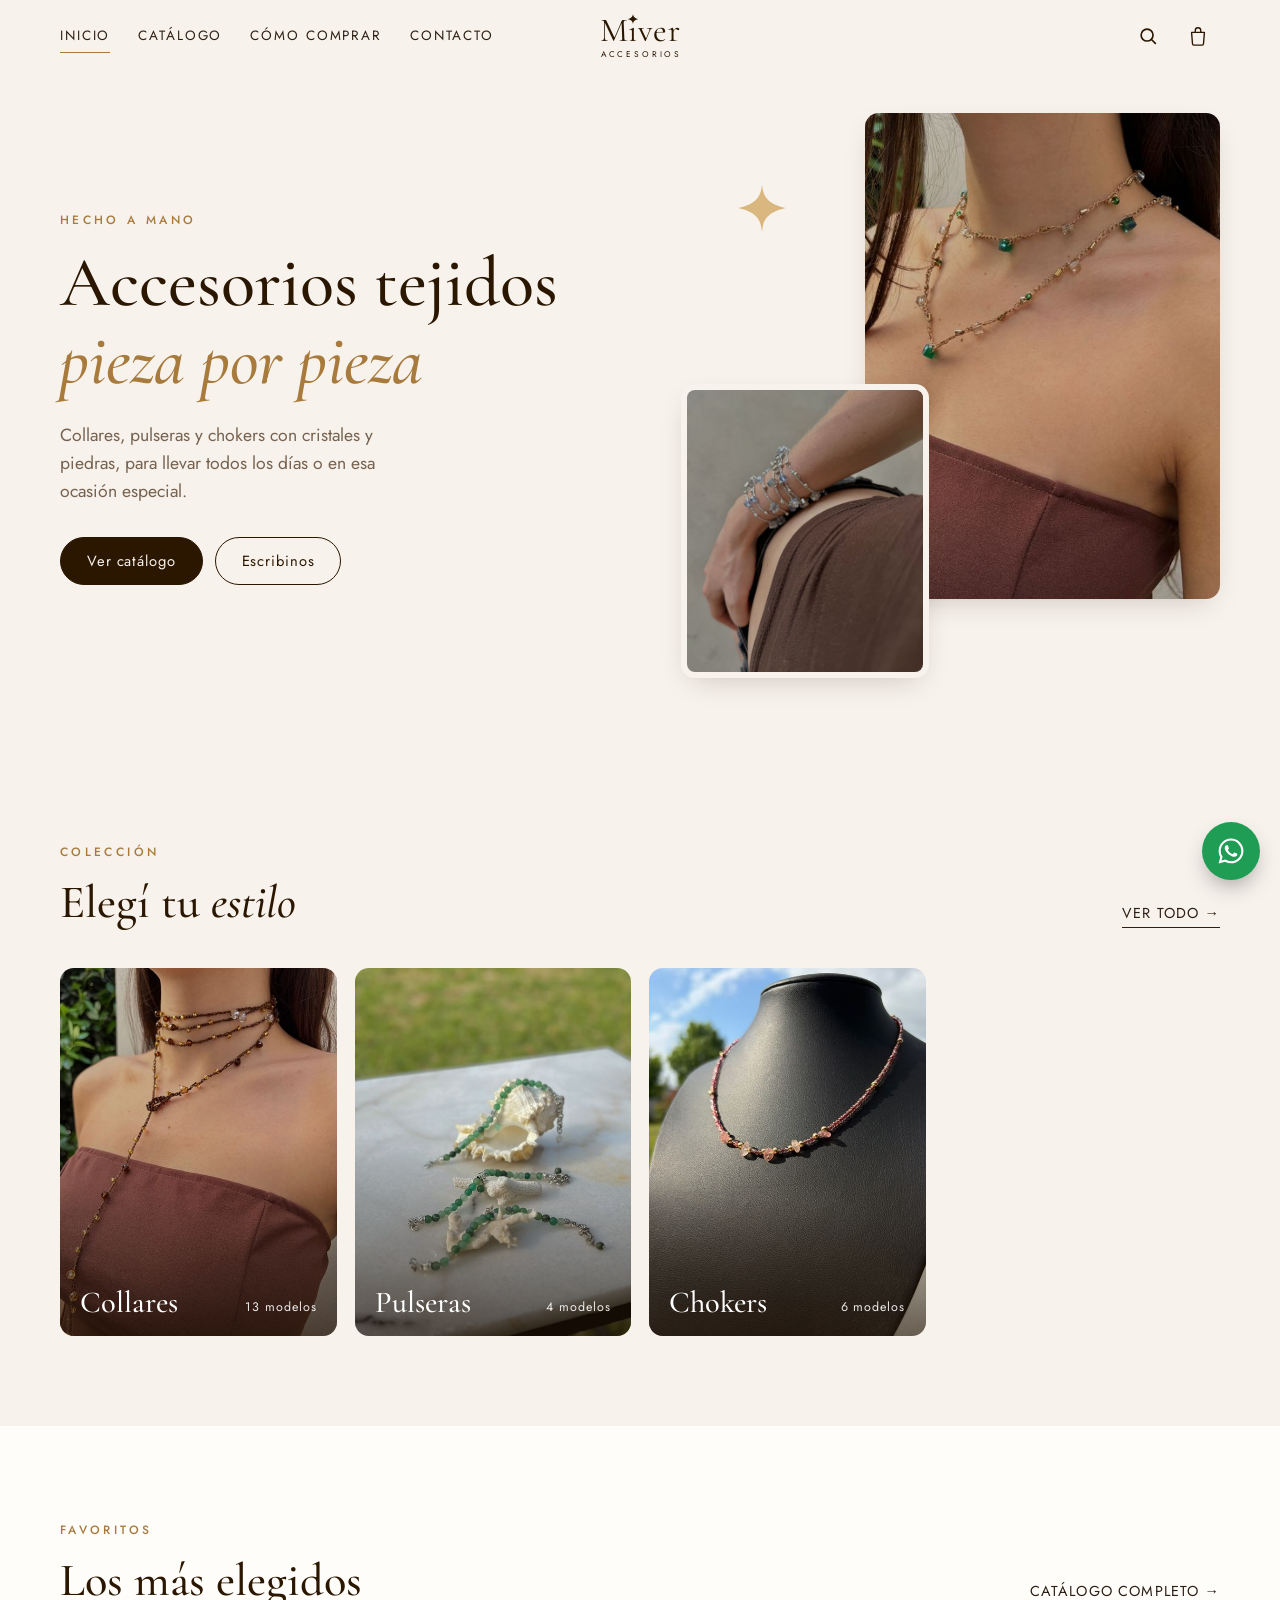
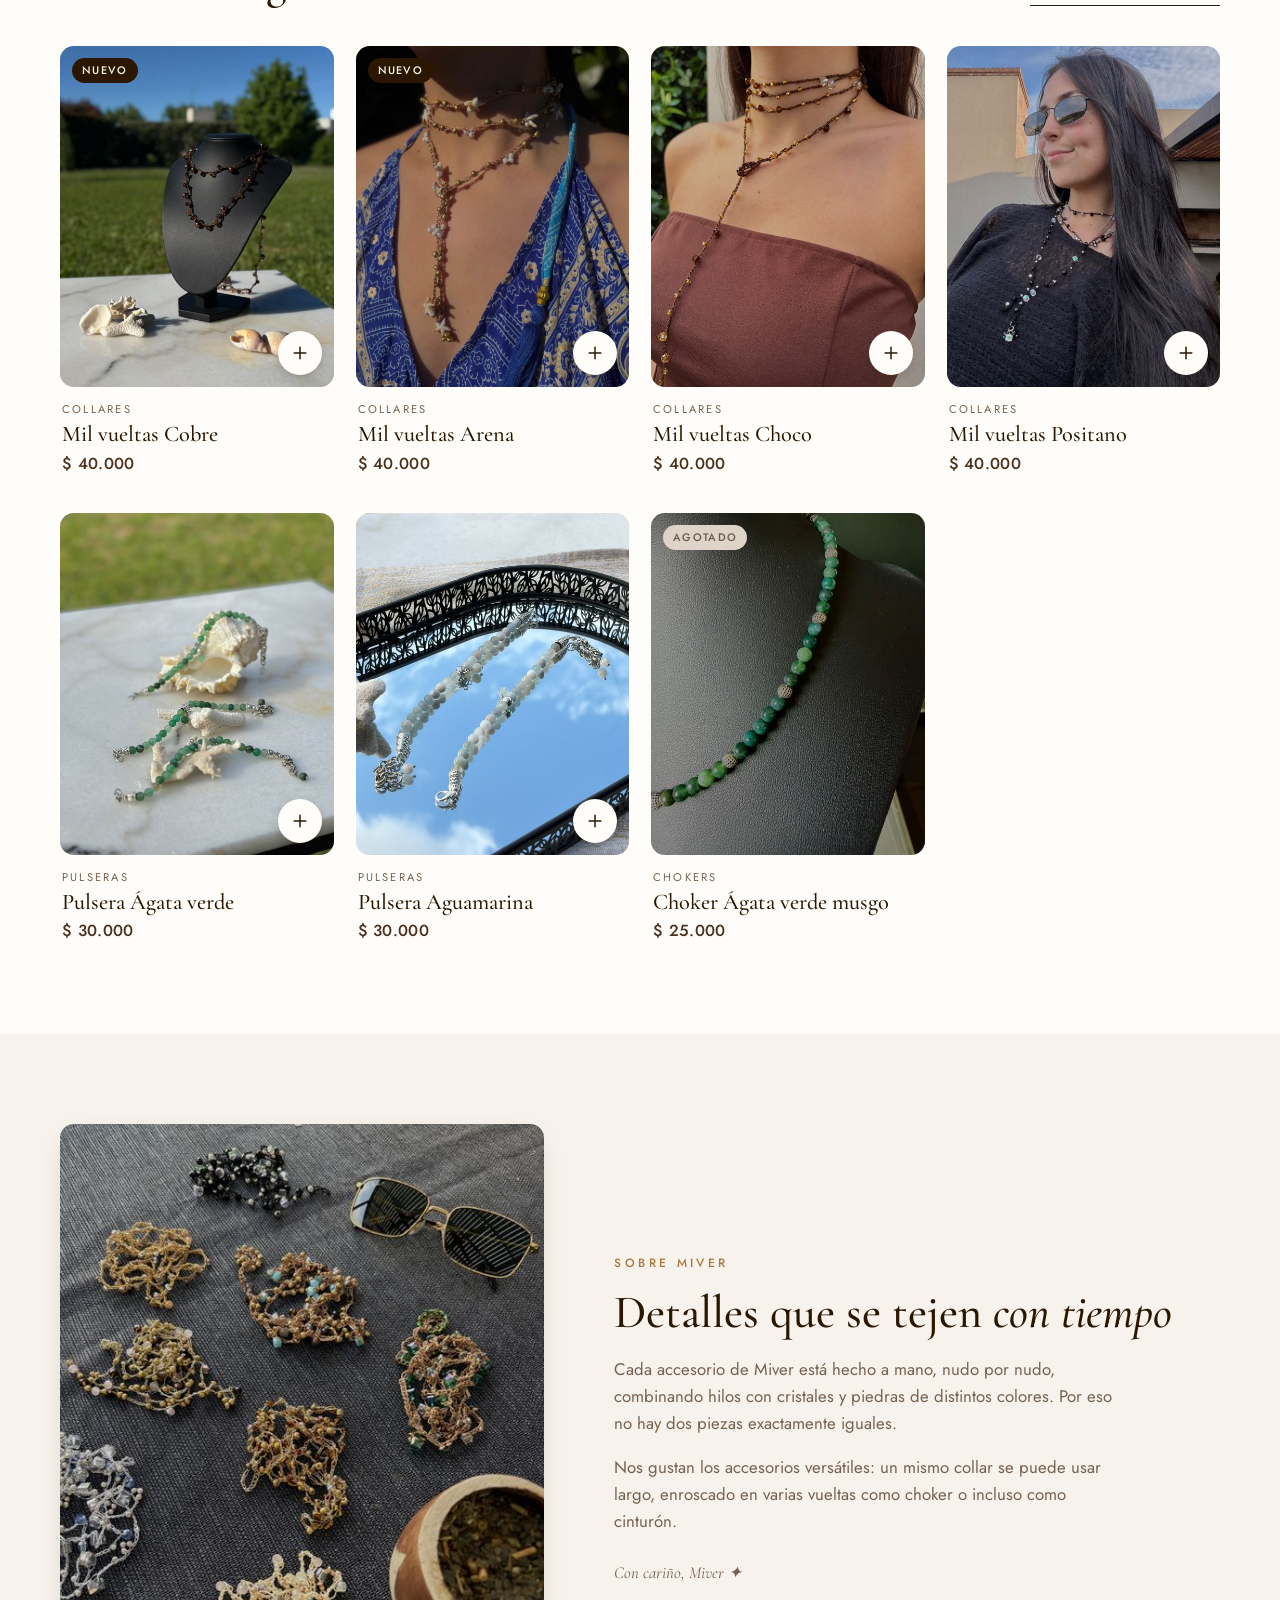
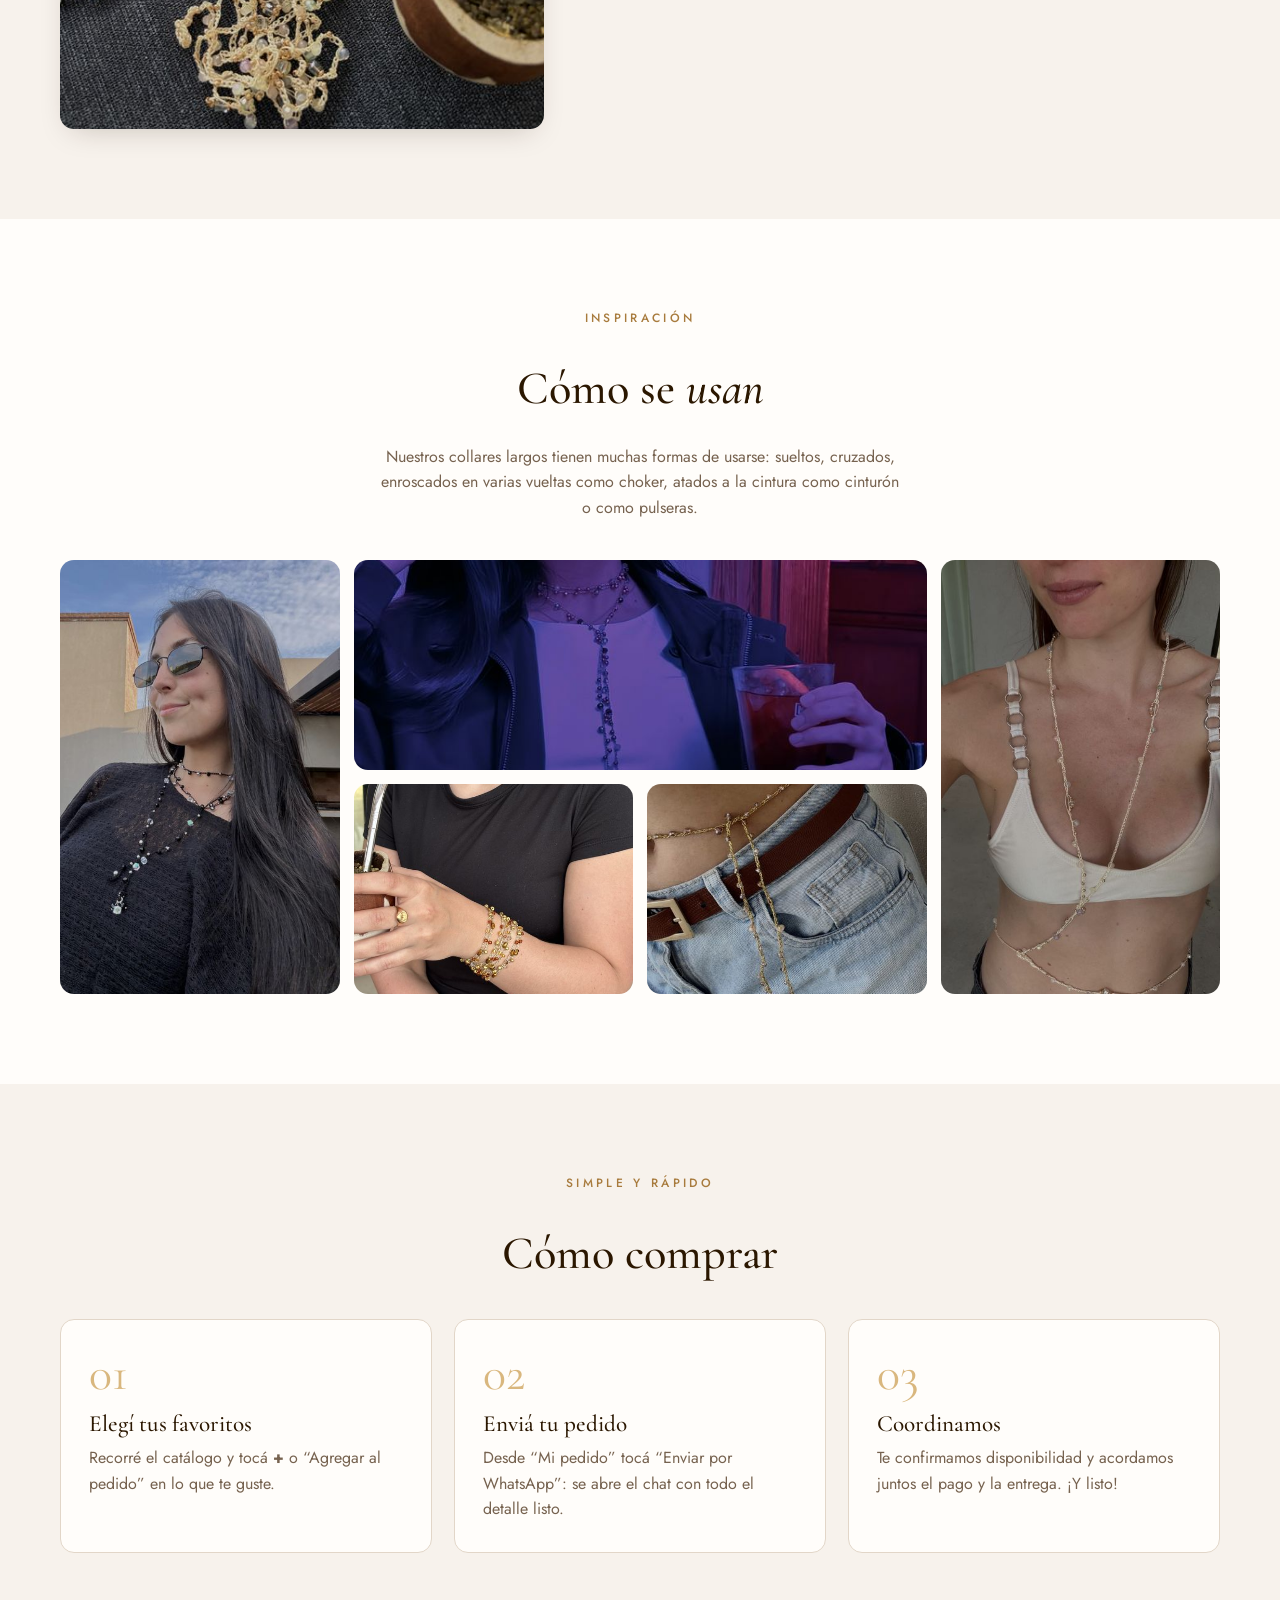
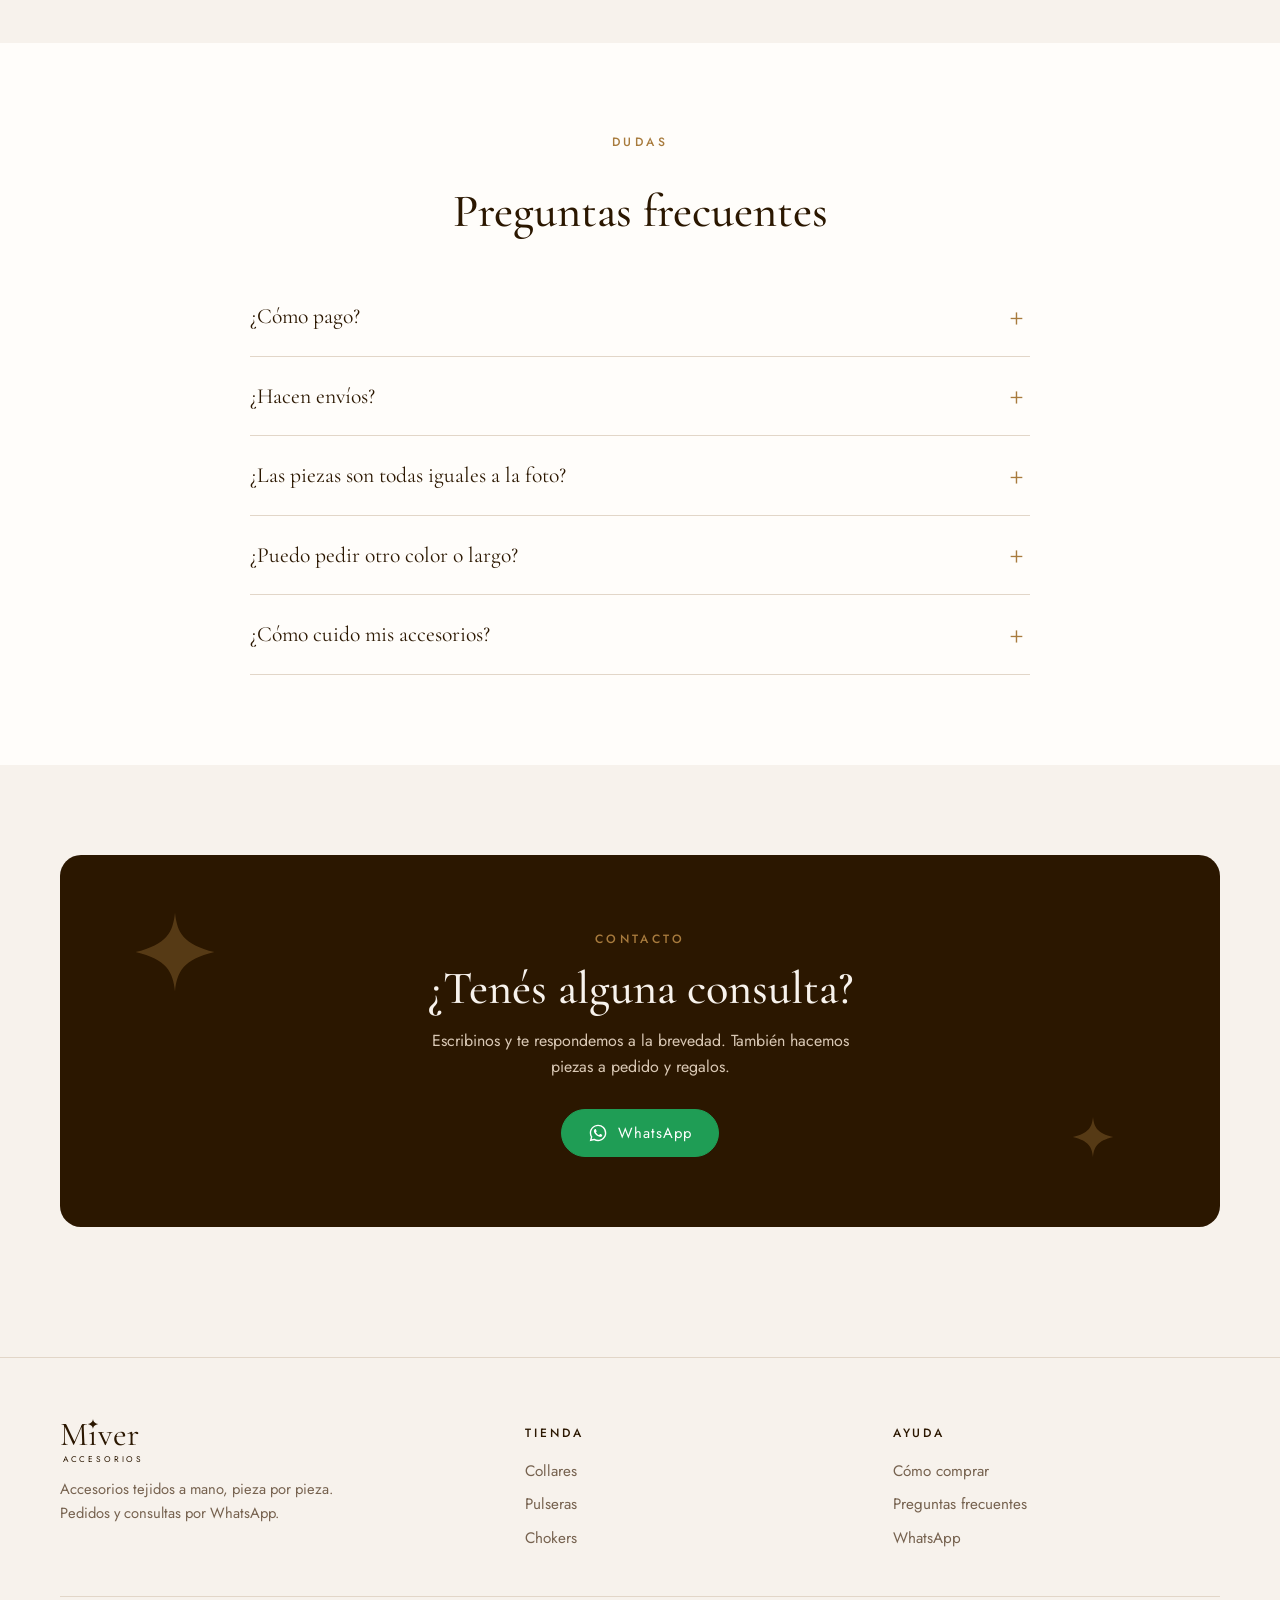
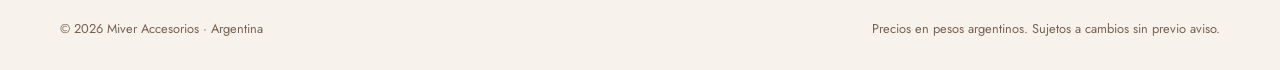
<file: index.html>
<!doctype html>
<html lang="es-AR">
<head>
  <meta charset="utf-8">
  <meta name="viewport" content="width=device-width, initial-scale=1">
  <title>Miver Accesorios · Collares y pulseras tejidos a mano</title>
  <meta name="description" content="Miver Accesorios: collares, pulseras y chokers tejidos a mano con cristales. Mirá el catálogo y hacé tu pedido por WhatsApp.">
  <meta name="theme-color" content="#f7f2ec">
  <meta property="og:type" content="website">
  <meta property="og:title" content="Miver Accesorios">
  <meta property="og:description" content="Collares, pulseras y chokers tejidos a mano. Pedidos por WhatsApp.">
  <meta property="og:site_name" content="Miver Accesorios">
  <meta property="og:locale" content="es_AR">
  <meta property="og:url" content="https://miver.com.ar/">
  <meta property="og:image" content="https://miver.com.ar/assets/img/compartir.jpg">
  <meta property="og:image:width" content="1200">
  <meta property="og:image:height" content="630">
  <meta property="og:image:alt" content="Collares y pulseras tejidos a mano de Miver Accesorios">
  <meta name="twitter:card" content="summary_large_image">
  <link rel="canonical" href="https://miver.com.ar/">
  <link rel="icon" href="favicon.svg" type="image/svg+xml">
  <script type="application/ld+json">
  {
    "@context": "https://schema.org",
    "@type": "OnlineStore",
    "name": "Miver Accesorios",
    "url": "https://miver.com.ar/",
    "logo": "https://miver.com.ar/favicon.svg",
    "image": "https://miver.com.ar/assets/img/compartir.jpg",
    "description": "Collares, pulseras y chokers tejidos a mano a crochet. Pedidos por WhatsApp.",
    "areaServed": "AR",
    "currenciesAccepted": "ARS",
    "contactPoint": { "@type": "ContactPoint", "contactType": "ventas", "telephone": "+54 9 341 271-2153", "availableLanguage": "es" }
  }
  </script>
  <link rel="preconnect" href="https://fonts.googleapis.com">
  <link rel="preconnect" href="https://fonts.gstatic.com" crossorigin>
  <link href="https://fonts.googleapis.com/css2?family=Cormorant+Garamond:ital,wght@0,400;0,500;0,600;1,400;1,500&family=Jost:wght@300;400;500;600&display=swap" rel="stylesheet">
  <link rel="stylesheet" href="css/estilos.css">
</head>
<body data-pagina="inicio">

  <main id="principal">

    <!-- ===== Portada ===== -->
    <section class="hero">
      <div class="contenedor hero__grilla">
        <div class="hero__texto">
          <span class="antetitulo">Hecho a mano</span>
          <h1>Accesorios tejidos <em>pieza por pieza</em></h1>
          <p>Collares, pulseras y chokers con cristales y piedras, para llevar todos los días o en esa ocasión especial.</p>
          <div class="hero__botones">
            <a class="btn" href="catalogo.html">Ver catálogo</a>
            <a class="btn btn--borde" href="#" data-wa="¡Hola Miver! Quería hacer una consulta.">Escribinos</a>
          </div>
        </div>
        <div class="hero__fotos">
          <img class="hero__foto-1" src="assets/img/esmeralda-2.jpg" srcset="assets/img/esmeralda-2-chica.jpg 700w, assets/img/esmeralda-2.jpg 1600w" sizes="(max-width: 860px) 66vw, 33vw" alt="Collar Esmeralda tejido con cristales verdes">
          <img class="hero__foto-2" src="assets/img/cielo-1-chica.jpg" alt="Collar Mil vueltas Jazmín usado como pulsera">
          <svg class="hero__destello" viewBox="0 0 24 24" fill="currentColor" aria-hidden="true"><path d="M12 1.5c.55 5.3 2.2 8.45 10.5 10.5C14.2 14.05 12.55 17.2 12 22.5 11.45 17.2 9.8 14.05 1.5 12 9.8 9.95 11.45 6.8 12 1.5Z"/></svg>
        </div>
      </div>
    </section>

    <!-- ===== Categorías ===== -->
    <section class="seccion">
      <div class="contenedor">
        <div class="seccion__encabezado">
          <div>
            <span class="antetitulo">Colección</span>
            <h2>Elegí tu <em>estilo</em></h2>
          </div>
          <a class="link-flecha" href="catalogo.html">Ver todo →</a>
        </div>
        <div class="categorias" id="categorias"></div>
      </div>
    </section>

    <!-- ===== Destacados ===== -->
    <section class="seccion seccion--alt">
      <div class="contenedor">
        <div class="seccion__encabezado">
          <div>
            <span class="antetitulo">Favoritos</span>
            <h2>Los más elegidos</h2>
          </div>
          <a class="link-flecha" href="catalogo.html">Catálogo completo →</a>
        </div>
        <div class="grilla-productos" id="destacados"></div>
      </div>
    </section>

    <!-- ===== Sobre la marca ===== -->
    <section class="seccion" id="nosotros">
      <div class="contenedor marca">
        <div class="marca__imagen aparece">
          <img src="assets/img/coleccion-flatlay.jpg" srcset="assets/img/coleccion-flatlay-chica.jpg 700w, assets/img/coleccion-flatlay.jpg 1600w" sizes="(max-width: 860px) 90vw, 40vw" alt="Colección de collares y pulseras Miver sobre una mesa" loading="lazy">
        </div>
        <div class="marca__texto aparece">
          <span class="antetitulo">Sobre Miver</span>
          <h2>Detalles que se tejen <em>con tiempo</em></h2>
          <p>Cada accesorio de Miver está hecho a mano, nudo por nudo, combinando hilos con cristales y piedras de distintos colores. Por eso no hay dos piezas exactamente iguales.</p>
          <p>Nos gustan los accesorios versátiles: un mismo collar se puede usar largo, enroscado en varias vueltas como choker o incluso como cinturón.</p>
          <p class="marca__firma">Con cariño, Miver ✦</p>
        </div>
      </div>
    </section>

    <!-- ===== Lookbook ===== -->
    <section class="seccion seccion--alt">
      <div class="contenedor">
        <div class="seccion__encabezado seccion__encabezado--centro">
          <span class="antetitulo">Inspiración</span>
          <h2>Cómo se <em>usan</em></h2>
          <p>Nuestros collares largos tienen muchas formas de usarse: sueltos, cruzados, enroscados en varias vueltas como choker, atados a la cintura como cinturón o como pulseras.</p>
        </div>
        <div class="lookbook">
          <figure class="alto aparece"><img src="assets/img/noche-2-chica.jpg" alt="Collar Mil vueltas usado largo con sweater negro" loading="lazy"></figure>
          <figure class="ancho aparece"><img src="assets/img/lookbook-noche-violeta-chica.jpg" alt="Collar largo con luz violeta" loading="lazy"></figure>
          <figure class="alto aparece"><img src="assets/img/marfil-3-chica.jpg" alt="Collar Mil vueltas usado como cadena de cuerpo" loading="lazy"></figure>
          <figure class="aparece"><img src="assets/img/ambar-3-chica.jpg" alt="Collar Mil vueltas usado como pulsera, con mate" loading="lazy"></figure>
          <figure class="aparece"><img src="assets/img/cinturon-dorado-1-chica.jpg" alt="Collar Mil vueltas usado como cinturón sobre jean" loading="lazy"></figure>
        </div>
      </div>
    </section>

    <!-- ===== Cómo comprar ===== -->
    <section class="seccion" id="como-comprar">
      <div class="contenedor">
        <div class="seccion__encabezado seccion__encabezado--centro">
          <span class="antetitulo">Simple y rápido</span>
          <h2>Cómo comprar</h2>
        </div>
        <ol class="pasos">
          <li class="paso aparece">
            <h3>Elegí tus favoritos</h3>
            <p>Recorré el catálogo y tocá <strong>+</strong> o “Agregar al pedido” en lo que te guste.</p>
          </li>
          <li class="paso aparece">
            <h3>Enviá tu pedido</h3>
            <p>Desde “Mi pedido” tocá “Enviar por WhatsApp”: se abre el chat con todo el detalle listo.</p>
          </li>
          <li class="paso aparece">
            <h3>Coordinamos</h3>
            <p>Te confirmamos disponibilidad y acordamos juntos el pago y la entrega. ¡Y listo!</p>
          </li>
        </ol>
      </div>
    </section>

    <!-- ===== Preguntas frecuentes ===== -->
    <section class="seccion seccion--alt" id="preguntas">
      <div class="contenedor">
        <div class="seccion__encabezado seccion__encabezado--centro">
          <span class="antetitulo">Dudas</span>
          <h2>Preguntas frecuentes</h2>
        </div>
        <div class="faq">
          <details>
            <summary>¿Cómo pago?</summary>
            <p data-config="mediosDePago">Transferencia bancaria o efectivo.</p>
          </details>
          <details>
            <summary>¿Hacen envíos?</summary>
            <p data-config="entregas">Coordinamos la entrega por WhatsApp: retiro, envío o punto de encuentro.</p>
          </details>
          <details>
            <summary>¿Las piezas son todas iguales a la foto?</summary>
            <p>Como son tejidas a mano, cada pieza puede tener pequeñas variaciones en la ubicación de los cristales. ¡Eso las hace únicas!</p>
          </details>
          <details>
            <summary>¿Puedo pedir otro color o largo?</summary>
            <p>Sí. Muchas piezas se pueden hacer a pedido en otros colores o largos. Escribinos por WhatsApp y lo charlamos.</p>
          </details>
          <details>
            <summary>¿Cómo cuido mis accesorios?</summary>
            <p>Te recomendamos guardarlos separados, evitar el contacto con perfumes y cremas, y no mojarlos para que los hilos y cristales se mantengan como nuevos.</p>
          </details>
        </div>
      </div>
    </section>

    <!-- ===== Contacto ===== -->
    <section class="seccion" id="contacto">
      <div class="contenedor">
        <div class="contacto aparece">
          <svg class="contacto__destello" style="width:90px;height:90px;left:6%;top:14%" viewBox="0 0 24 24" fill="currentColor" aria-hidden="true"><path d="M12 1.5c.55 5.3 2.2 8.45 10.5 10.5C14.2 14.05 12.55 17.2 12 22.5 11.45 17.2 9.8 14.05 1.5 12 9.8 9.95 11.45 6.8 12 1.5Z"/></svg>
          <svg class="contacto__destello" style="width:46px;height:46px;right:9%;bottom:18%" viewBox="0 0 24 24" fill="currentColor" aria-hidden="true"><path d="M12 1.5c.55 5.3 2.2 8.45 10.5 10.5C14.2 14.05 12.55 17.2 12 22.5 11.45 17.2 9.8 14.05 1.5 12 9.8 9.95 11.45 6.8 12 1.5Z"/></svg>
          <span class="antetitulo">Contacto</span>
          <h2>¿Tenés alguna consulta?</h2>
          <p>Escribinos y te respondemos a la brevedad. También hacemos piezas a pedido y regalos.</p>
          <div class="contacto__botones">
            <a class="btn btn--wa" href="#" data-wa="¡Hola Miver! Quería hacer una consulta."><span data-icono="whatsapp"></span>WhatsApp</a>
            <a class="btn btn--borde" href="#" data-instagram target="_blank" rel="noopener">Instagram</a>
          </div>
        </div>
      </div>
    </section>

  </main>

  <script src="js/config.js"></script>
  <script src="js/productos.js"></script>
  <script src="js/app.js"></script>
</body>
</html>
</file>
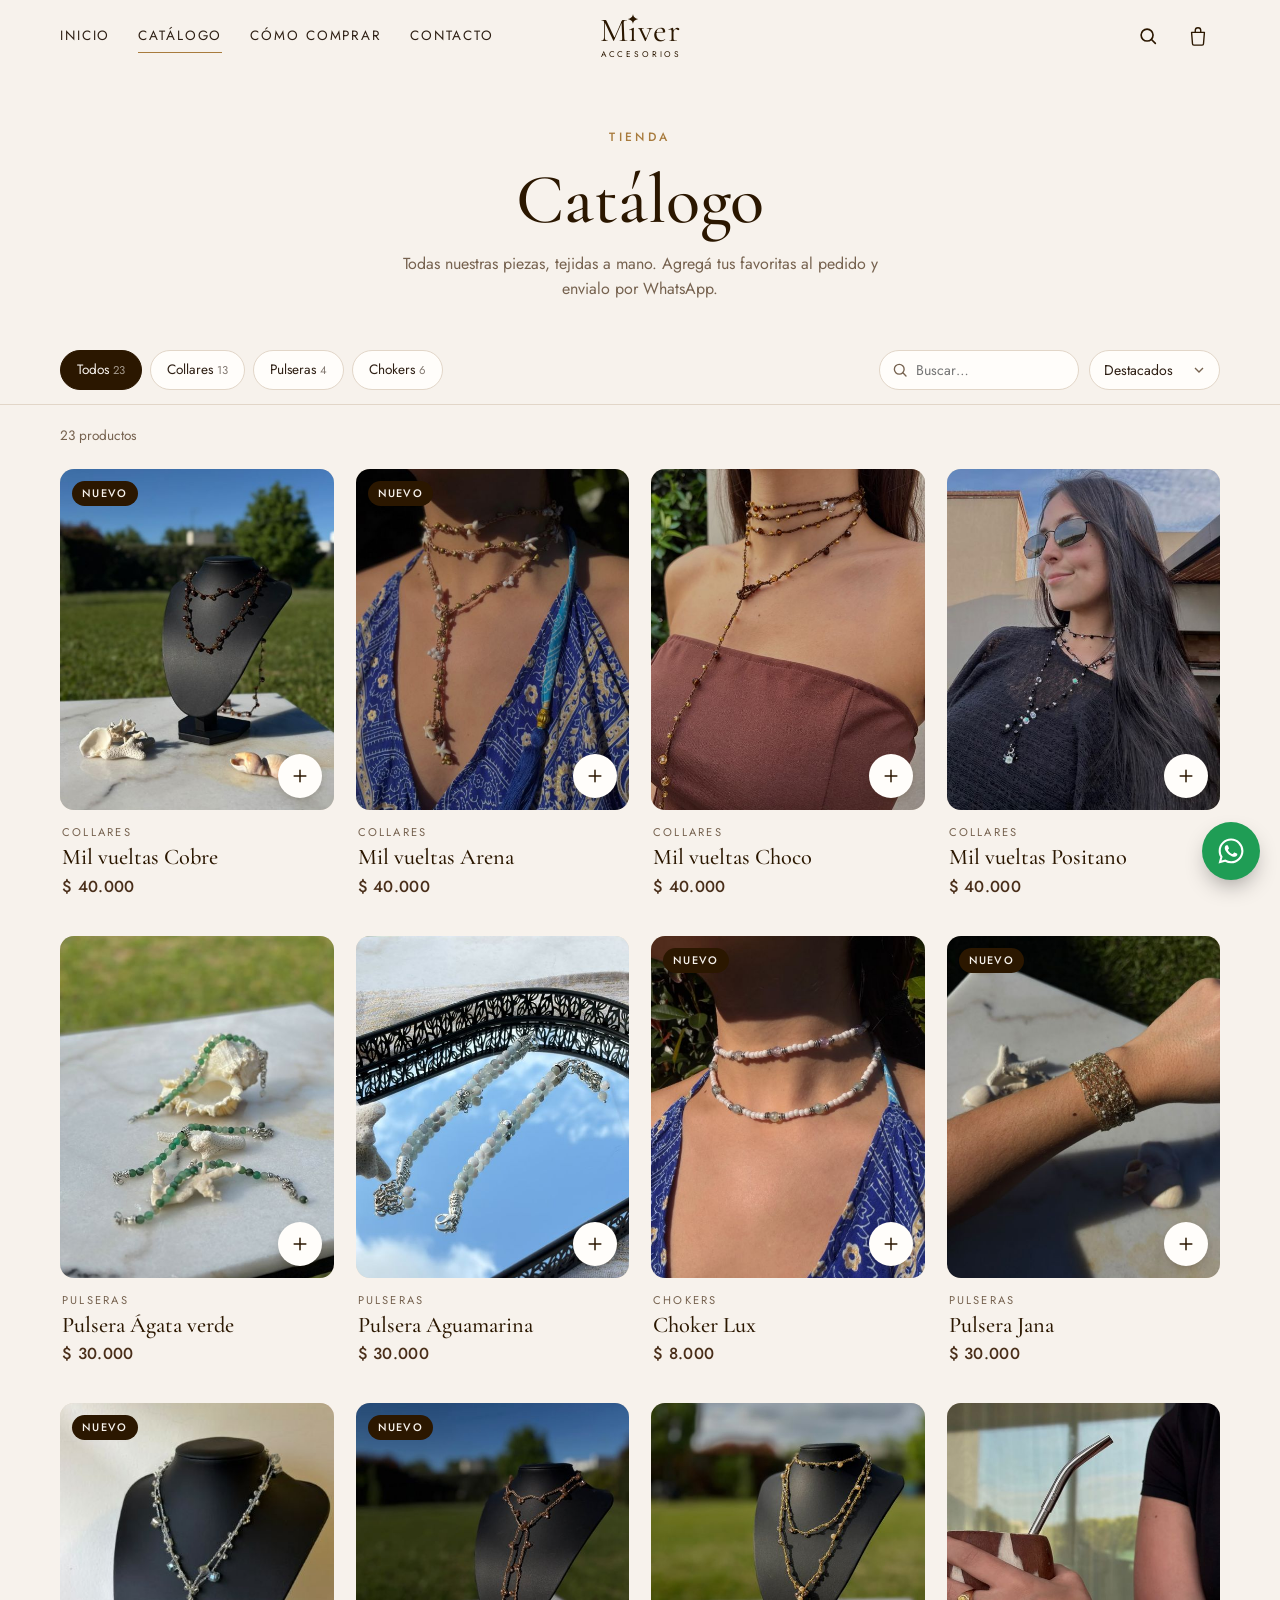
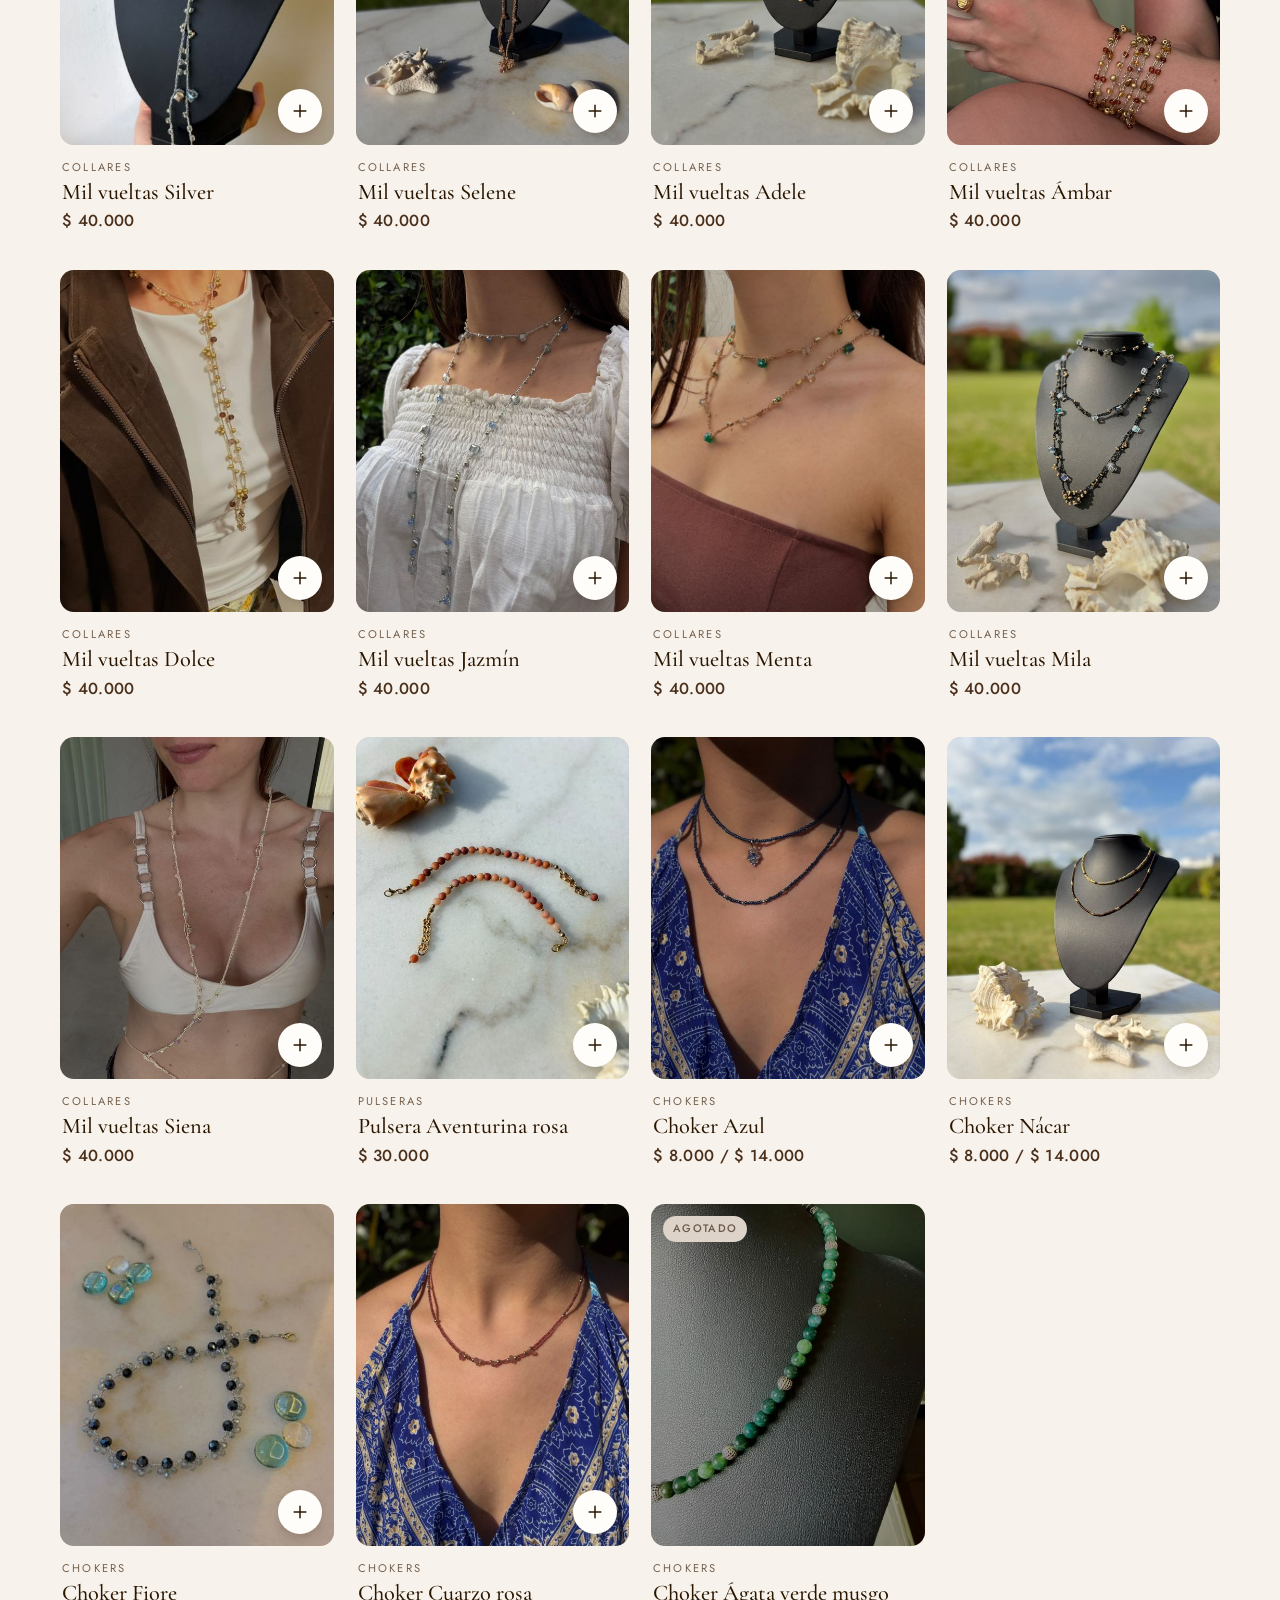
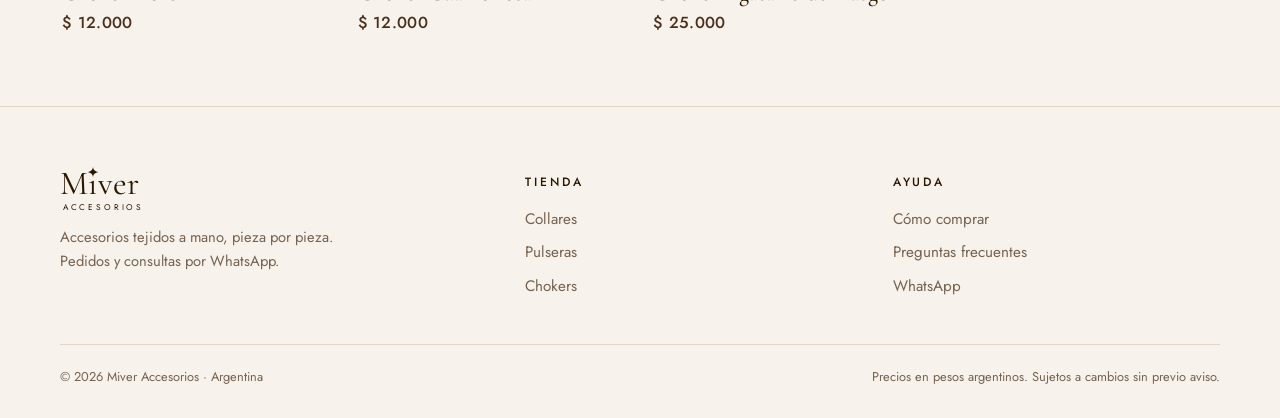
<file: catalogo.html>
<!doctype html>
<html lang="es-AR">
<head>
  <meta charset="utf-8">
  <meta name="viewport" content="width=device-width, initial-scale=1">
  <title>Catálogo · Miver Accesorios</title>
  <meta name="description" content="Catálogo de Miver Accesorios: collares, pulseras y chokers tejidos a mano. Precios y pedidos por WhatsApp.">
  <meta property="og:type" content="website">
  <meta property="og:title" content="Catálogo · Miver Accesorios">
  <meta property="og:description" content="Collares, pulseras y chokers tejidos a mano. Precios y pedidos por WhatsApp.">
  <meta property="og:site_name" content="Miver Accesorios">
  <meta property="og:locale" content="es_AR">
  <meta property="og:url" content="https://miver.com.ar/catalogo.html">
  <meta property="og:image" content="https://miver.com.ar/assets/img/compartir.jpg">
  <meta property="og:image:width" content="1200">
  <meta property="og:image:height" content="630">
  <meta property="og:image:alt" content="Collares y pulseras tejidos a mano de Miver Accesorios">
  <meta name="twitter:card" content="summary_large_image">
  <meta name="theme-color" content="#f7f2ec">
  <link rel="canonical" href="https://miver.com.ar/catalogo.html">
  <link rel="icon" href="favicon.svg" type="image/svg+xml">
  <link rel="preconnect" href="https://fonts.googleapis.com">
  <link rel="preconnect" href="https://fonts.gstatic.com" crossorigin>
  <link href="https://fonts.googleapis.com/css2?family=Cormorant+Garamond:ital,wght@0,400;0,500;0,600;1,400;1,500&family=Jost:wght@300;400;500;600&display=swap" rel="stylesheet">
  <link rel="stylesheet" href="css/estilos.css">
</head>
<body data-pagina="catalogo">

  <main id="principal">
    <header class="cabecera-pagina contenedor">
      <span class="antetitulo">Tienda</span>
      <h1 id="titulo-catalogo">Catálogo</h1>
      <p>Todas nuestras piezas, tejidas a mano. Agregá tus favoritas al pedido y envialo por WhatsApp.</p>
    </header>

    <div class="filtros">
      <div class="contenedor filtros__fila">
        <div class="chips" id="chips" role="group" aria-label="Filtrar por categoría"></div>
        <div class="filtros__derecha">
          <div class="buscador">
            <svg viewBox="0 0 24 24" fill="none" stroke="currentColor" stroke-width="1.8" stroke-linecap="round" aria-hidden="true"><circle cx="11" cy="11" r="6.5"/><path d="m20 20-4.2-4.2"/></svg>
            <label class="visualmente-oculto" for="busqueda">Buscar</label>
            <input id="busqueda" type="search" placeholder="Buscar…" autocomplete="off">
          </div>
          <div class="orden">
            <label class="visualmente-oculto" for="orden">Ordenar</label>
            <select id="orden">
              <option value="destacados">Destacados</option>
              <option value="precio-asc">Menor precio</option>
              <option value="precio-desc">Mayor precio</option>
              <option value="nombre">Nombre A-Z</option>
            </select>
          </div>
        </div>
      </div>
    </div>

    <div class="contenedor">
      <p class="resultado-info" id="resultado-info" aria-live="polite"></p>
      <div class="grilla-productos" id="grilla"></div>
    </div>
  </main>

  <script src="js/config.js"></script>
  <script src="js/productos.js"></script>
  <script src="js/app.js"></script>
</body>
</html>
</file>
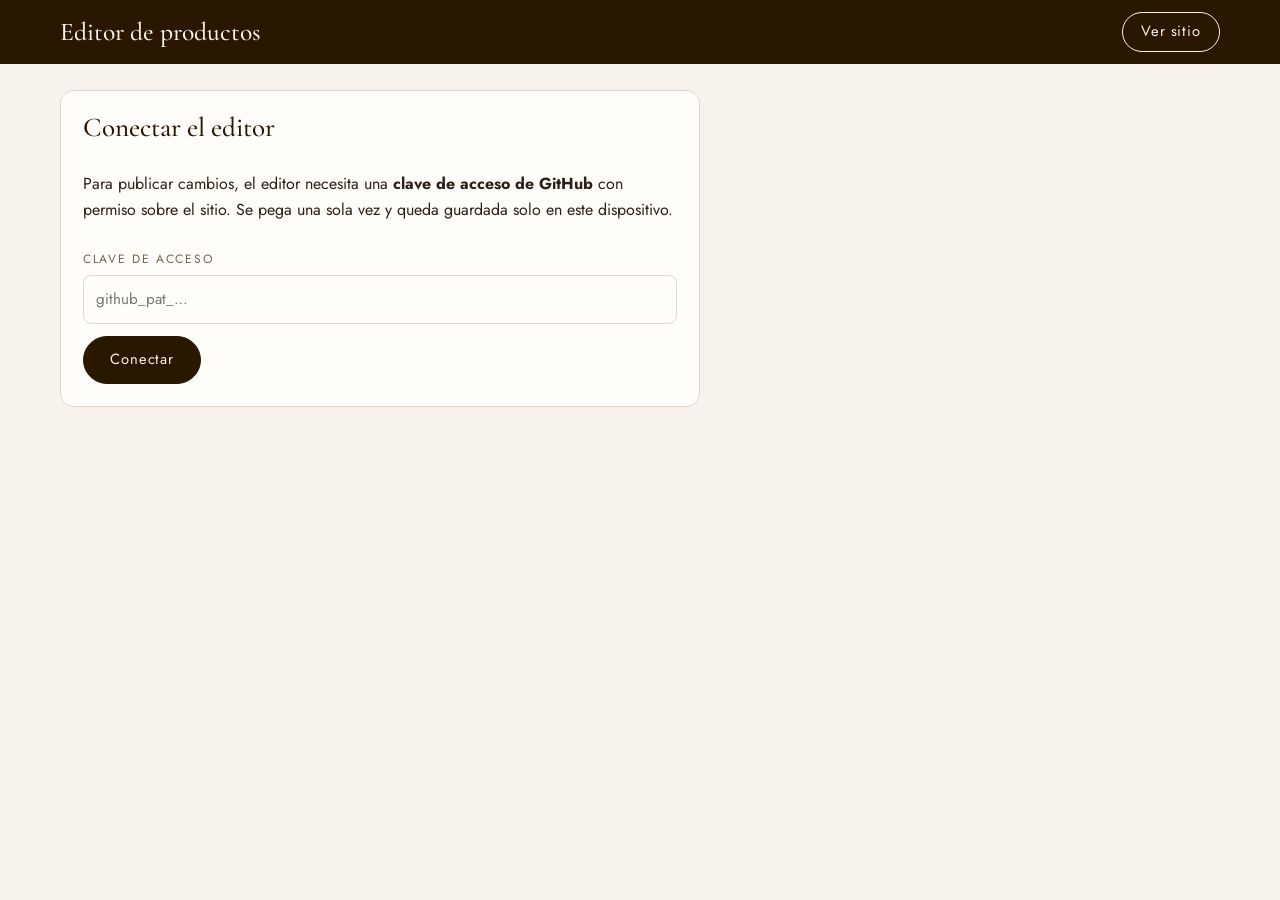
<file: editor.html>
<!doctype html>
<html lang="es-AR">
<head>
  <meta charset="utf-8">
  <meta name="viewport" content="width=device-width, initial-scale=1">
  <meta name="robots" content="noindex, nofollow">
  <title>Editor de productos · Miver</title>
  <link rel="icon" href="favicon.svg" type="image/svg+xml">
  <link href="https://fonts.googleapis.com/css2?family=Cormorant+Garamond:ital,wght@0,400;0,500;1,400&family=Jost:wght@300;400;500;600&display=swap" rel="stylesheet">
  <link rel="stylesheet" href="css/estilos.css">
  <style>
    body { background: var(--crema); }
    [hidden] { display: none !important; }
    .ed-top { position: sticky; top: 0; z-index: 30; background: var(--cafe); color: var(--crema); }
    .ed-top .contenedor { display: flex; align-items: center; justify-content: space-between; gap: 12px; min-height: 64px; flex-wrap: wrap; padding-top: 10px; padding-bottom: 10px; }
    .ed-top h1 { color: var(--crema); font-size: 1.6rem; }
    .ed-top .btn { min-height: 40px; padding: 0 18px; }
    .ed-top .btn--borde { border-color: var(--crema); color: var(--crema); }
    .ed-top .btn--borde:hover { background: var(--crema); color: var(--cafe); }
    .btn--publicar { background: var(--dorado); border-color: var(--dorado); }
    .btn[disabled] { opacity: .5; cursor: default; }
    .ed-acciones { display: flex; gap: 8px; flex-wrap: wrap; }
    .ed-estado { font-size: .85rem; opacity: .9; }
    .ed-ayuda { background: var(--blanco); border: 1px solid var(--linea); border-radius: var(--radio); padding: 18px 22px; margin: 26px 0; font-size: .92rem; color: var(--texto-suave); }
    .ed-ayuda ol { margin: 8px 0 0; padding-left: 20px; }
    .ed-ayuda li { margin-bottom: 4px; }
    .ed-ayuda strong { color: var(--cafe); font-weight: 500; }
    .ed-panel { background: var(--blanco); border: 1px solid var(--linea); border-radius: var(--radio); padding: 22px; margin: 26px 0; display: grid; gap: 12px; max-width: 640px; }
    .ed-panel h2 { font-size: 1.7rem; }
    .ed-panel input { width: 100%; }
    .ed-panel .fila { display: flex; gap: 10px; flex-wrap: wrap; }
    .ed-aviso { background: #fff3cd; border: 1px solid #ecd78d; color: #5c4500; border-radius: var(--radio-chico); padding: 10px 14px; margin: 0 0 18px; font-size: .9rem; display: flex; justify-content: space-between; gap: 12px; align-items: center; flex-wrap: wrap; }
    .ed-aviso button { border: 0; background: none; text-decoration: underline; cursor: pointer; color: inherit; font-size: .85rem; }
    .ed-mensaje { border-radius: var(--radio-chico); padding: 12px 16px; margin: 18px 0; font-size: .92rem; }
    .ed-mensaje--ok { background: #e3f1e4; border: 1px solid #a9d3ad; color: #1f4d24; }
    .ed-mensaje--error { background: #fbe4e1; border: 1px solid #e7aaa2; color: #6b1d14; }
    .ed-mensaje--info { background: var(--blanco); border: 1px solid var(--linea); color: var(--texto-suave); }
    .ed-barra { display: flex; gap: 10px; align-items: center; flex-wrap: wrap; margin-bottom: 14px; }
    .ed-barra .campo { display: flex; align-items: center; gap: 8px; }
    .ed-barra .campo label { margin: 0; }
    .ed-barra input { width: 90px; }
    .ed-tabla-envoltura { overflow-x: auto; background: var(--blanco); border: 1px solid var(--linea); border-radius: var(--radio); margin-bottom: 40px; }
    table { border-collapse: collapse; width: 100%; min-width: 860px; font-size: .92rem; }
    th, td { padding: 10px 12px; border-bottom: 1px solid var(--linea); text-align: left; vertical-align: middle; }
    th { font-size: .7rem; letter-spacing: .14em; text-transform: uppercase; color: var(--texto-suave); font-weight: 500; background: var(--crema-2); }
    tr:last-child td { border-bottom: 0; }
    td img { width: 48px; height: 58px; object-fit: cover; border-radius: 6px; background: var(--arena); }
    td input[type=number], td select { border: 1px solid var(--linea); border-radius: 6px; padding: 7px 8px; background: #fff; }
    td input[type=number] { width: 110px; }
    td .nombre { font-family: var(--serif); font-size: 1.2rem; color: var(--cafe); }
    td .id { font-size: .75rem; color: var(--texto-suave); }
    .mini { border: 1px solid var(--linea); background: #fff; border-radius: 6px; padding: 6px 10px; cursor: pointer; font-size: .82rem; color: var(--texto); }
    .mini:hover { border-color: var(--cafe); }
    .mini--peligro { color: var(--rojo); }
    .mini[disabled] { opacity: .35; cursor: default; }
    .fila-acciones { display: flex; gap: 6px; white-space: nowrap; }
    dialog { border: 0; border-radius: var(--radio); padding: 0; width: min(680px, calc(100% - 24px)); max-height: calc(100vh - 40px); background: var(--crema); color: var(--texto); box-shadow: var(--sombra); }
    dialog::backdrop { background: rgba(30, 18, 8, .5); }
    .dlg-cab { display: flex; justify-content: space-between; align-items: center; padding: 16px 22px; border-bottom: 1px solid var(--linea); position: sticky; top: 0; background: var(--crema); z-index: 1; }
    .dlg-cuerpo { padding: 20px 22px; display: grid; gap: 14px; }
    .dlg-pie { display: flex; justify-content: flex-end; gap: 10px; padding: 14px 22px 20px; border-top: 1px solid var(--linea); position: sticky; bottom: 0; background: var(--crema); }
    .dos { display: grid; grid-template-columns: 1fr 1fr; gap: 14px; }
    .ayuda-campo { font-size: .78rem; color: var(--texto-suave); margin-top: 4px; }
    .fotos { display: flex; gap: 10px; flex-wrap: wrap; margin-top: 8px; }
    .fotos figure { margin: 0; width: 92px; display: grid; gap: 4px; }
    .fotos img { width: 92px; height: 110px; object-fit: cover; border-radius: 6px; background: var(--arena); }
    .fotos .principal img { outline: 2px solid var(--dorado); outline-offset: 2px; }
    .fotos .falta img { outline: 2px solid var(--rojo); }
    .fotos figcaption { display: flex; justify-content: space-between; gap: 2px; }
    .fotos figcaption .mini { padding: 4px 7px; }
    .agregar-foto { width: 92px; height: 110px; border: 1.5px dashed var(--linea); border-radius: 6px; display: grid; place-items: center; text-align: center; font-size: .8rem; color: var(--texto-suave); cursor: pointer; padding: 6px; }
    .agregar-foto:hover { border-color: var(--cafe); color: var(--cafe); }
    .agregar-foto input { position: absolute; width: 1px; height: 1px; opacity: 0; }
    .checks { display: flex; gap: 22px; flex-wrap: wrap; }
    .checks label { display: flex; gap: 8px; align-items: center; cursor: pointer; }
    .error { color: var(--rojo); font-size: .85rem; }
    details.avanzado summary { cursor: pointer; font-size: .85rem; color: var(--texto-suave); }
    details.avanzado .campo { margin-top: 10px; }
    @media (max-width: 600px) { .dos { grid-template-columns: 1fr; } }

    /* En el celu, cada producto se muestra como una tarjeta */
    @media (max-width: 760px) {
      .ed-top h1 { font-size: 1.3rem; }
      .ed-top .btn { padding: 0 12px; font-size: .85rem; }
      table { min-width: 0; }
      thead { display: none; }
      tbody, tbody tr, tbody td { display: block; }
      tbody tr { display: grid; grid-template-columns: 56px 1fr; gap: 10px 12px; padding: 14px; border-bottom: 1px solid var(--linea); }
      tbody tr:last-child { border-bottom: 0; }
      tbody td { border: 0; padding: 0; }
      tbody td.c-foto { grid-row: span 1; }
      tbody td.c-dato { grid-column: 1 / -1; display: flex; justify-content: space-between; align-items: center; gap: 12px; }
      tbody td.c-dato::before { content: attr(data-et); font-size: .72rem; letter-spacing: .12em; text-transform: uppercase; color: var(--texto-suave); }
      tbody td.c-acciones { grid-column: 1 / -1; }
      .fila-acciones { flex-wrap: wrap; }
      .fila-acciones .mini { padding: 9px 14px; }
    }
  </style>
</head>
<body>
  <header class="ed-top">
    <div class="contenedor">
      <div>
        <h1>Editor de productos</h1>
        <div class="ed-estado" id="estado" aria-live="polite"></div>
      </div>
      <div class="ed-acciones">
        <a class="btn btn--borde" href="catalogo.html" target="_blank" rel="noopener">Ver sitio</a>
        <button class="btn btn--borde" type="button" id="btn-nuevo" hidden>+ Nuevo</button>
        <button class="btn btn--publicar" type="button" id="btn-publicar" hidden>Publicar</button>
      </div>
    </div>
  </header>

  <main class="contenedor">
    <!-- Paso único: pegar la clave de GitHub -->
    <section class="ed-panel" id="conexion" hidden>
      <h2>Conectar el editor</h2>
      <p>Para publicar cambios, el editor necesita una <strong>clave de acceso de GitHub</strong> con permiso sobre el sitio. Se pega una sola vez y queda guardada solo en este dispositivo.</p>
      <div class="campo">
        <label for="clave">Clave de acceso</label>
        <input id="clave" type="password" autocomplete="off" spellcheck="false" placeholder="github_pat_…">
      </div>
      <div class="fila">
        <button class="btn" type="button" id="btn-conectar">Conectar</button>
      </div>
      <p class="error" id="conexion-error" hidden></p>
    </section>

    <div id="cargando" class="ed-mensaje ed-mensaje--info">Cargando el catálogo…</div>
    <div id="mensaje" class="ed-mensaje" hidden></div>

    <div id="editor" hidden>
      <div class="ed-ayuda">
        <strong>¿Cómo se usa?</strong>
        <ol>
          <li>Cambiá precios o estado directamente en la lista, o tocá <strong>Editar</strong> para cambiar todo (nombre, fotos, descripción).</li>
          <li>Los cambios se guardan solos como borrador en este dispositivo, pero <strong>todavía no se ven en la web</strong>.</li>
          <li>Cuando termines, tocá <strong>Publicar</strong>. En 1 o 2 minutos aparecen en miver.com.ar.</li>
        </ol>
      </div>

      <div class="ed-aviso" id="aviso-borrador" hidden>
        <span id="aviso-texto"></span>
        <button type="button" id="btn-descartar">Descartar cambios</button>
      </div>

      <div class="ed-barra">
        <div class="campo">
          <label for="porcentaje">Ajustar todos los precios</label>
          <input id="porcentaje" type="number" step="1" value="10" inputmode="numeric" aria-describedby="ayuda-porc"> %
        </div>
        <button class="mini" type="button" id="btn-ajustar">Aplicar</button>
        <span class="ayuda-campo" id="ayuda-porc">Usá números negativos para bajar. Se redondea a la centena.</span>
      </div>

      <div class="ed-tabla-envoltura">
        <table>
          <thead>
            <tr><th>Foto</th><th>Producto</th><th>Categoría</th><th>Precio $</th><th>Estado</th><th>Destacado</th><th>Nuevo</th><th>Acciones</th></tr>
          </thead>
          <tbody id="filas"></tbody>
        </table>
      </div>

      <p class="ayuda-campo" style="margin-bottom:40px"><button class="mini" type="button" id="btn-olvidar">Desconectar este dispositivo</button> borra la clave guardada en este navegador.</p>
    </div>
  </main>

  <dialog id="dlg">
    <form method="dialog" id="form">
      <div class="dlg-cab"><h2 id="dlg-titulo" style="font-size:1.7rem">Editar</h2><button class="icono-btn" value="cancelar" aria-label="Cerrar">✕</button></div>
      <div class="dlg-cuerpo">
        <div class="campo"><label for="f-nombre">Nombre</label><input id="f-nombre" required></div>
        <div class="dos">
          <div class="campo"><label for="f-categoria">Categoría</label><select id="f-categoria"></select></div>
          <div class="campo"><label for="f-estado">Estado</label>
            <select id="f-estado"><option value="disponible">Disponible</option><option value="a-pedido">A pedido</option><option value="agotado">Agotado</option></select>
          </div>
        </div>
        <div class="dos">
          <div class="campo"><label for="f-precio">Precio $</label><input id="f-precio" type="number" min="0" step="100" inputmode="numeric" required></div>
          <div class="campo"><label for="f-antes">Precio anterior $ (opcional)</label><input id="f-antes" type="number" min="0" step="100" inputmode="numeric"><div class="ayuda-campo">Si es mayor al precio, se muestra tachado y con etiqueta “Oferta”.</div></div>
        </div>
        <div class="campo">
          <label>Fotos</label>
          <div class="fotos" id="fotos"></div>
          <div class="ayuda-campo">La primera (con borde dorado) es la principal. Usá ◀ ▶ para cambiar el orden.</div>
          <p class="ayuda-campo" id="fotos-estado" aria-live="polite"></p>
        </div>
        <div class="campo"><label for="f-descripcion">Descripción</label><textarea id="f-descripcion" rows="3"></textarea></div>
        <div class="campo"><label for="f-detalles">Detalles (uno por línea)</label><textarea id="f-detalles" rows="3"></textarea></div>
        <div class="checks">
          <label><input type="checkbox" id="f-destacado"> Destacado en inicio</label>
          <label><input type="checkbox" id="f-nuevo"> Etiqueta “Nuevo”</label>
        </div>
        <details class="avanzado">
          <summary>Opciones avanzadas</summary>
          <div class="campo"><label for="f-id">Identificador (para el link)</label><input id="f-id" pattern="[a-z0-9\-]+"><div class="ayuda-campo">Solo minúsculas, números y guiones. Se completa solo a partir del nombre. Si lo cambiás, los links viejos a este producto dejan de andar.</div></div>
        </details>
        <p class="error" id="f-error" hidden></p>
      </div>
      <div class="dlg-pie">
        <button class="btn btn--borde" value="cancelar" formnovalidate>Cancelar</button>
        <button class="btn" value="guardar" id="btn-guardar">Guardar</button>
      </div>
    </form>
  </dialog>

  <script>
  (function () {
    "use strict";

    /* ---------- Configuración ---------- */
    const REPO = "miveraccesorios/miveraccesorios.github.io";
    const RAMA = "main";
    const ARCHIVO = "js/productos.js";
    const CARPETA_FOTOS = "assets/img";
    const FOTO_GRANDE = { lado: 1600, calidad: 0.82 };
    const FOTO_CHICA = { lado: 700, calidad: 0.8 };
    const CLAVE_TOKEN = "miver-editor-token";
    const CLAVE_BORRADOR = "miver-editor-borrador-v2";

    const $ = (s) => document.querySelector(s);
    const esc = (t) => String(t ?? "").replace(/[&<>"']/g, (c) => ({ "&": "&amp;", "<": "&lt;", ">": "&gt;", '"': "&quot;", "'": "&#39;" })[c]);
    const slug = (t) => String(t).toLowerCase().normalize("NFD").replace(/[̀-ͯ]/g, "").replace(/[^a-z0-9]+/g, "-").replace(/^-|-$/g, "");
    const copia = (o) => JSON.parse(JSON.stringify(o));
    const estados = { disponible: "Disponible", "a-pedido": "A pedido", agotado: "Agotado" };
    const leer = (k) => { try { return localStorage.getItem(k); } catch (e) { return null; } };
    const escribir = (k, v) => { try { v == null ? localStorage.removeItem(k) : localStorage.setItem(k, v); } catch (e) {} };

    /* ---------- Estado ---------- */
    let token = leer(CLAVE_TOKEN) || "";
    let original = null;       // catálogo tal como está publicado
    let datos = null;          // catálogo con los cambios
    let baseSha = null;        // versión de productos.js sobre la que se edita
    let existentes = new Set(); // fotos que ya están en el sitio (nombre sin .jpg)
    const locales = new Map(); // fotos nuevas: nombre -> { grande, chica, url }
    const pendientes = new Set(); // nombres de fotos nuevas que faltan subir
    let publicando = false;

    /* ---------- GitHub ---------- */
    async function gh(ruta, opciones = {}) {
      const r = await fetch(`https://api.github.com/repos/${REPO}${ruta}`, {
        ...opciones,
        cache: "no-store",
        headers: {
          Accept: "application/vnd.github+json",
          Authorization: `Bearer ${token}`,
          "X-GitHub-Api-Version": "2022-11-28",
          ...(opciones.body ? { "Content-Type": "application/json" } : {}),
        },
      });
      if (!r.ok) {
        let detalle = "";
        try { detalle = (await r.json()).message || ""; } catch (e) {}
        const err = new Error(detalle || `Error ${r.status}`);
        err.status = r.status;
        throw err;
      }
      return r.status === 204 ? null : r.json();
    }
    const post = (ruta, cuerpo) => gh(ruta, { method: "POST", body: JSON.stringify(cuerpo) });

    function explicar(err) {
      if (err.status === 401) return "La clave no es válida o ya venció. Pedí una nueva y volvé a conectar.";
      if (err.status === 403 || err.status === 404) return "La clave no tiene permiso para modificar el sitio (tiene que tener acceso al repositorio con permiso de escritura en “Contents”).";
      if (err instanceof TypeError) return "No hay conexión a internet, o GitHub no responde. Probá de nuevo en un rato.";
      return err.message || "Ocurrió un error inesperado.";
    }

    function decodificar(base64) {
      const bytes = Uint8Array.from(atob(base64.replace(/\s/g, "")), (c) => c.charCodeAt(0));
      return new TextDecoder().decode(bytes);
    }

    function interpretar(texto) {
      const w = {};
      new Function("window", texto)(w);
      if (!Array.isArray(w.MIVER_PRODUCTOS)) throw new Error("El archivo de productos no tiene el formato esperado.");
      return { categorias: w.MIVER_CATEGORIAS || [], productos: w.MIVER_PRODUCTOS };
    }

    async function cargarPublicado() {
      const ref = await gh(`/git/ref/heads/${RAMA}`);
      const commit = await gh(`/git/commits/${ref.object.sha}`);
      const arbol = await gh(`/git/trees/${commit.tree.sha}?recursive=1`);
      const prefijo = CARPETA_FOTOS + "/";
      existentes = new Set(arbol.tree
        .filter((e) => e.type === "blob" && e.path.startsWith(prefijo) && e.path.endsWith(".jpg"))
        .map((e) => e.path.slice(prefijo.length, -4)));
      const archivo = arbol.tree.find((e) => e.path === ARCHIVO);
      if (!archivo) throw new Error(`No se encontró ${ARCHIVO} en el sitio.`);
      const blob = await gh(`/git/blobs/${archivo.sha}`);
      return { catalogo: interpretar(decodificar(blob.content)), sha: archivo.sha };
    }

    /* ---------- Arranque ---------- */
    async function iniciar() {
      $("#conexion").hidden = true;
      $("#editor").hidden = true;
      if (!token) { $("#cargando").hidden = true; $("#conexion").hidden = false; return; }
      $("#cargando").hidden = false;
      try {
        const { catalogo, sha } = await cargarPublicado();
        original = copia(catalogo);
        baseSha = sha;
        let borrador = null;
        try { borrador = JSON.parse(leer(CLAVE_BORRADOR)); } catch (e) {}
        datos = borrador && borrador.datos ? borrador.datos : copia(original);
        borradorDeOtraVersion = !!(borrador && borrador.base !== sha);
        if (borrador && borrador.base) baseSha = borrador.base;
        $("#cargando").hidden = true;
        $("#editor").hidden = false;
        $("#btn-nuevo").hidden = false;
        $("#btn-publicar").hidden = false;
        render();
      } catch (err) {
        $("#cargando").hidden = true;
        if (err.status === 401 || err.status === 403 || err.status === 404) {
          $("#conexion").hidden = false;
          $("#conexion-error").textContent = explicar(err);
          $("#conexion-error").hidden = false;
        } else {
          mostrarMensaje("error", explicar(err) + " Recargá la página para reintentar.");
        }
      }
    }
    let borradorDeOtraVersion = false;

    $("#btn-conectar").addEventListener("click", () => {
      const v = $("#clave").value.trim();
      if (!v) return;
      token = v;
      escribir(CLAVE_TOKEN, v);
      $("#conexion-error").hidden = true;
      $("#clave").value = "";
      iniciar();
    });

    $("#btn-olvidar").addEventListener("click", () => {
      if (!confirm("¿Desconectar este dispositivo? Vas a tener que volver a pegar la clave para publicar.")) return;
      escribir(CLAVE_TOKEN, null);
      token = "";
      $("#btn-nuevo").hidden = true;
      $("#btn-publicar").hidden = true;
      iniciar();
    });

    /* ---------- Borrador ---------- */
    function hayCambios() {
      return JSON.stringify(datos) !== JSON.stringify(original);
    }

    function guardarBorrador() {
      const cambiado = hayCambios();
      escribir(CLAVE_BORRADOR, cambiado ? JSON.stringify({ base: baseSha, datos }) : null);
      if (!cambiado) borradorDeOtraVersion = false;
      $("#aviso-borrador").hidden = !cambiado;
      $("#aviso-texto").innerHTML = borradorDeOtraVersion
        ? "Tenés cambios guardados de antes, pero <strong>alguien publicó desde otro dispositivo</strong> mientras tanto. Si publicás, se reemplaza lo que publicó."
        : "Tenés <strong>cambios sin publicar</strong>. Todavía no se ven en la web.";
      $("#estado").textContent = publicando ? "Publicando…" : cambiado ? "Hay cambios sin publicar" : "Todo publicado";
      $("#btn-publicar").disabled = publicando || !cambiado;
    }

    $("#btn-descartar").addEventListener("click", () => {
      if (!confirm("¿Descartar todos los cambios sin publicar?")) return;
      escribir(CLAVE_BORRADOR, null);
      pendientes.clear();
      ocultarMensaje();
      iniciar();
    });

    window.addEventListener("beforeunload", (e) => {
      // El borrador de texto queda guardado, pero las fotos nuevas solo viven en esta pestaña.
      const usadas = datos ? new Set(datos.productos.flatMap((p) => p.fotos)) : new Set();
      if (publicando || [...pendientes].some((f) => usadas.has(f))) { e.preventDefault(); e.returnValue = ""; }
    });

    /* ---------- Lista ---------- */
    const srcFoto = (nombre) => (locales.has(nombre) ? locales.get(nombre).url : `${CARPETA_FOTOS}/${nombre}-chica.jpg`);

    function render() {
      const cats = datos.categorias.map((c) => `<option value="${esc(c.id)}">${esc(c.nombre)}</option>`).join("");
      $("#filas").innerHTML = datos.productos.map((p, i) => `
        <tr data-i="${i}">
          <td class="c-foto"><img src="${esc(srcFoto(p.fotos[0] || ""))}" alt="" onerror="this.style.visibility='hidden'"></td>
          <td class="c-nombre"><div class="nombre">${esc(p.nombre)}</div><div class="id">${esc(p.id)}</div></td>
          <td class="c-dato" data-et="Categoría"><select data-campo="categoria" aria-label="Categoría de ${esc(p.nombre)}">${cats}</select></td>
          <td class="c-dato" data-et="Precio $"><input type="number" min="0" step="100" inputmode="numeric" data-campo="precio" value="${Number(p.precio) || 0}" aria-label="Precio de ${esc(p.nombre)}"></td>
          <td class="c-dato" data-et="Estado"><select data-campo="estado" aria-label="Estado de ${esc(p.nombre)}">${Object.entries(estados).map(([v, t]) => `<option value="${v}">${t}</option>`).join("")}</select></td>
          <td class="c-dato" data-et="Destacado en inicio"><input type="checkbox" data-campo="destacado" ${p.destacado ? "checked" : ""} aria-label="Destacado"></td>
          <td class="c-dato" data-et="Etiqueta Nuevo"><input type="checkbox" data-campo="nuevo" ${p.nuevo ? "checked" : ""} aria-label="Nuevo"></td>
          <td class="c-acciones"><div class="fila-acciones">
            <button class="mini" type="button" data-accion="subir" ${i === 0 ? "disabled" : ""} aria-label="Subir">▲</button>
            <button class="mini" type="button" data-accion="bajar" ${i === datos.productos.length - 1 ? "disabled" : ""} aria-label="Bajar">▼</button>
            <button class="mini" type="button" data-accion="editar">Editar</button>
            <button class="mini mini--peligro" type="button" data-accion="borrar">Eliminar</button>
          </div></td>
        </tr>`).join("");
      document.querySelectorAll("#filas tr").forEach((tr) => {
        const p = datos.productos[tr.dataset.i];
        tr.querySelector('[data-campo="categoria"]').value = p.categoria;
        tr.querySelector('[data-campo="estado"]').value = p.estado;
      });
      guardarBorrador();
    }

    $("#filas").addEventListener("change", (e) => {
      const el = e.target.closest("[data-campo]");
      if (!el) return;
      const p = datos.productos[el.closest("tr").dataset.i];
      const c = el.dataset.campo;
      p[c] = el.type === "checkbox" ? el.checked : c === "precio" ? Math.max(0, Number(el.value) || 0) : el.value;
      guardarBorrador();
    });

    $("#filas").addEventListener("click", (e) => {
      const b = e.target.closest("[data-accion]");
      if (!b) return;
      const i = Number(b.closest("tr").dataset.i);
      const L = datos.productos;
      if (b.dataset.accion === "editar") return abrir(i);
      if (b.dataset.accion === "subir" && i > 0) [L[i - 1], L[i]] = [L[i], L[i - 1]];
      if (b.dataset.accion === "bajar" && i < L.length - 1) [L[i + 1], L[i]] = [L[i], L[i + 1]];
      if (b.dataset.accion === "borrar") {
        if (!confirm(`¿Eliminar "${L[i].nombre}" del catálogo?`)) return;
        L.splice(i, 1);
      }
      render();
    });

    $("#btn-ajustar").addEventListener("click", () => {
      const pct = Number($("#porcentaje").value);
      if (!pct) return;
      if (!confirm(`¿${pct > 0 ? "Aumentar" : "Bajar"} todos los precios un ${Math.abs(pct)}%?`)) return;
      datos.productos.forEach((p) => {
        p.precio = Math.round((p.precio * (1 + pct / 100)) / 100) * 100;
        if (p.precioAntes) p.precioAntes = Math.round((p.precioAntes * (1 + pct / 100)) / 100) * 100;
        if (p.precioDoble) p.precioDoble = Math.round((p.precioDoble * (1 + pct / 100)) / 100) * 100;
      });
      render();
    });

    /* ---------- Fotos ---------- */
    async function decodificarImagen(file) {
      try {
        return await createImageBitmap(file, { imageOrientation: "from-image" });
      } catch (e) {
        // Algunos navegadores (Safari viejo) no lo soportan: probamos con <img>
        const url = URL.createObjectURL(file);
        try {
          const img = new Image();
          img.src = url;
          await img.decode();
          return img;
        } finally {
          setTimeout(() => URL.revokeObjectURL(url), 1000);
        }
      }
    }

    function escalar(fuente, { lado, calidad }) {
      const ancho = fuente.width, alto = fuente.height;
      const factor = Math.min(1, lado / Math.max(ancho, alto));
      const canvas = document.createElement("canvas");
      canvas.width = Math.round(ancho * factor);
      canvas.height = Math.round(alto * factor);
      const ctx = canvas.getContext("2d");
      ctx.fillStyle = "#fff"; // por si la foto tiene transparencia
      ctx.fillRect(0, 0, canvas.width, canvas.height);
      ctx.imageSmoothingQuality = "high";
      ctx.drawImage(fuente, 0, 0, canvas.width, canvas.height);
      return new Promise((ok, mal) => canvas.toBlob((b) => (b ? ok(b) : mal(new Error("No se pudo convertir la foto."))), "image/jpeg", calidad));
    }

    function nombreLibre(base) {
      const raiz = slug(base) || "producto";
      for (let n = 1; ; n++) {
        const nombre = `${raiz}-${n}`;
        if (!existentes.has(nombre) && !locales.has(nombre) && !fotosForm.includes(nombre)) return nombre;
      }
    }

    async function agregarFotos(archivos) {
      const base = $("#f-id").value || $("#f-nombre").value;
      const estado = $("#fotos-estado");
      let errores = 0;
      for (const [k, file] of [...archivos].entries()) {
        estado.textContent = `Preparando foto ${k + 1} de ${archivos.length}…`;
        try {
          const fuente = await decodificarImagen(file);
          const grande = await escalar(fuente, FOTO_GRANDE);
          const chica = await escalar(fuente, FOTO_CHICA);
          if (fuente.close) fuente.close();
          const nombre = nombreLibre(base);
          locales.set(nombre, { grande, chica, url: URL.createObjectURL(chica) });
          pendientes.add(nombre);
          fotosForm.push(nombre);
          renderFotos();
        } catch (e) {
          errores++;
        }
      }
      estado.textContent = errores
        ? `${errores === 1 ? "Una foto no se pudo leer" : errores + " fotos no se pudieron leer"}. Probá exportarla como JPG desde la galería.`
        : "";
    }

    let fotosForm = [];

    function renderFotos() {
      const n = fotosForm.length;
      $("#fotos").innerHTML = fotosForm.map((f, i) => `
        <figure class="${i === 0 ? "principal" : ""}">
          <img src="${esc(srcFoto(f))}" alt="Foto ${i + 1}" onerror="this.parentNode.classList.add('falta')">
          <figcaption>
            <button class="mini" type="button" data-foto="izq" data-i="${i}" ${i === 0 ? "disabled" : ""} aria-label="Mover antes">◀</button>
            <button class="mini mini--peligro" type="button" data-foto="quitar" data-i="${i}" aria-label="Quitar foto">✕</button>
            <button class="mini" type="button" data-foto="der" data-i="${i}" ${i === n - 1 ? "disabled" : ""} aria-label="Mover después">▶</button>
          </figcaption>
        </figure>`).join("") + `
        <label class="agregar-foto">+ Agregar fotos<input type="file" accept="image/*" multiple id="f-archivos"></label>`;
    }

    $("#fotos").addEventListener("click", (e) => {
      const b = e.target.closest("[data-foto]");
      if (!b) return;
      const i = Number(b.dataset.i);
      const L = fotosForm;
      if (b.dataset.foto === "izq" && i > 0) [L[i - 1], L[i]] = [L[i], L[i - 1]];
      if (b.dataset.foto === "der" && i < L.length - 1) [L[i + 1], L[i]] = [L[i], L[i + 1]];
      if (b.dataset.foto === "quitar") L.splice(i, 1);
      renderFotos();
    });

    $("#fotos").addEventListener("change", (e) => {
      if (e.target.id !== "f-archivos" || !e.target.files.length) return;
      agregarFotos(e.target.files);
    });

    /* ---------- Formulario ---------- */
    const dlg = $("#dlg");
    let editando = null; // índice, o -1 para uno nuevo
    let idTocado = false;

    function abrir(i) {
      editando = i;
      const p = i >= 0 ? datos.productos[i] : { id: "", nombre: "", categoria: datos.categorias[0]?.id, precio: 0, precioAntes: null, descripcion: "", detalles: [], fotos: [], estado: "disponible", destacado: false, nuevo: true };
      $("#dlg-titulo").textContent = i >= 0 ? "Editar producto" : "Nuevo producto";
      $("#f-categoria").innerHTML = datos.categorias.map((c) => `<option value="${esc(c.id)}">${esc(c.nombre)}</option>`).join("");
      $("#f-nombre").value = p.nombre;
      $("#f-categoria").value = p.categoria;
      $("#f-estado").value = p.estado;
      $("#f-precio").value = p.precio;
      $("#f-antes").value = p.precioAntes || "";
      $("#f-descripcion").value = p.descripcion || "";
      $("#f-detalles").value = (p.detalles || []).join("\n");
      $("#f-destacado").checked = !!p.destacado;
      $("#f-nuevo").checked = !!p.nuevo;
      $("#f-id").value = p.id;
      $("#f-error").hidden = true;
      $("#fotos-estado").textContent = "";
      fotosForm = [...(p.fotos || [])];
      idTocado = i >= 0;
      renderFotos();
      dlg.showModal();
    }

    $("#btn-nuevo").addEventListener("click", () => abrir(-1));
    $("#f-id").addEventListener("input", () => (idTocado = true));
    $("#f-nombre").addEventListener("input", () => { if (!idTocado) $("#f-id").value = slug($("#f-nombre").value); });

    $("#form").addEventListener("submit", (e) => {
      if (e.submitter && e.submitter.value !== "guardar") return;
      const id = slug($("#f-id").value || $("#f-nombre").value);
      let error = "";
      if (!$("#f-nombre").value.trim()) error = "Falta el nombre.";
      else if (!id) error = "Falta el identificador.";
      else if (datos.productos.some((p, i) => p.id === id && i !== editando)) error = `Ya existe otro producto con el identificador "${id}". Cambiá el nombre o el identificador (en Opciones avanzadas).`;
      else if (!fotosForm.length) error = "Agregá al menos una foto.";
      else if ($("#fotos-estado").textContent.startsWith("Preparando")) error = "Esperá a que terminen de prepararse las fotos.";
      if (error) {
        e.preventDefault();
        $("#f-error").textContent = error;
        $("#f-error").hidden = false;
        return;
      }
      const antes = Number($("#f-antes").value) || null;
      const p = {
        ...(editando >= 0 ? datos.productos[editando] : {}),
        id,
        nombre: $("#f-nombre").value.trim(),
        categoria: $("#f-categoria").value,
        precio: Number($("#f-precio").value) || 0,
        precioAntes: antes,
        descripcion: $("#f-descripcion").value.trim(),
        detalles: $("#f-detalles").value.split("\n").map((s) => s.trim()).filter(Boolean),
        fotos: [...fotosForm],
        estado: $("#f-estado").value,
        destacado: $("#f-destacado").checked,
        nuevo: $("#f-nuevo").checked,
      };
      if (editando >= 0) datos.productos[editando] = p;
      else datos.productos.unshift(p);
      render();
    });

    /* ---------- Publicar ---------- */
    const CABECERA = `/* =========================================================
   CATÁLOGO DE PRODUCTOS
   ---------------------------------------------------------
   Se edita desde miver.com.ar/editor.html (o a mano, con cuidado).
   Campos:
     id           identificador único, sin espacios ni tildes (se usa en el link)
     nombre       nombre que se muestra
     categoria    una de las claves de CATEGORIAS
     precio       número sin puntos ni signo $  (ej: 18500)
     precioAntes  opcional: precio anterior tachado (para ofertas) o null
     precioDoble  opcional: precio por 2 unidades (se muestra "$8.000 / $14.000")
     notaPrecio   opcional: aclaración que aparece debajo del precio
     descripcion  texto libre
     detalles     lista de características cortas
     fotos        nombres de archivo en assets/img SIN ".jpg" (la primera es la principal)
     estado       "disponible" | "a-pedido" | "agotado"
     destacado    true para que aparezca en la página de inicio
     nuevo        true para mostrar la etiqueta "Nuevo"
   ========================================================= */
`;

    function generarArchivo() {
      return `${CABECERA}\nwindow.MIVER_CATEGORIAS = ${JSON.stringify(datos.categorias, null, 2)};\n\nwindow.MIVER_PRODUCTOS = ${JSON.stringify(datos.productos, null, 2)};\n`;
    }

    function resumen() {
      const antes = new Map(original.productos.map((p) => [p.id, p]));
      const ahora = new Map(datos.productos.map((p) => [p.id, p]));
      const lineas = [];
      for (const p of datos.productos) {
        const viejo = antes.get(p.id);
        if (!viejo) { lineas.push(`+ Nuevo: ${p.nombre}`); continue; }
        const cambios = [];
        if (viejo.precio !== p.precio) cambios.push(`precio ${viejo.precio} → ${p.precio}`);
        if (viejo.estado !== p.estado) cambios.push(`${estados[viejo.estado] || viejo.estado} → ${estados[p.estado] || p.estado}`);
        const resto = (o) => JSON.stringify({ ...o, precio: 0, estado: "" });
        if (resto(viejo) !== resto(p)) cambios.push("otros datos");
        if (cambios.length) lineas.push(`~ ${p.nombre}: ${cambios.join(", ")}`);
      }
      for (const p of original.productos) if (!ahora.has(p.id)) lineas.push(`- Eliminado: ${p.nombre}`);
      if (!lineas.length) lineas.push("Cambio de orden");
      const titulo = lineas.length === 1 && lineas[0].length < 65 ? lineas[0].replace(/^[+~-] /, "") : `Actualizar catálogo (${lineas.length} cambios)`;
      return `Editor: ${titulo}\n\n${lineas.join("\n")}`;
    }

    const aBase64 = (blob) => new Promise((ok, mal) => {
      const r = new FileReader();
      r.onload = () => ok(String(r.result).split(",")[1]);
      r.onerror = () => mal(r.error);
      r.readAsDataURL(blob);
    });

    function fotosFaltantes() {
      const faltan = [];
      for (const p of datos.productos) {
        for (const f of p.fotos) if (!existentes.has(f) && !locales.has(f)) faltan.push(`${p.nombre} (${f})`);
      }
      return faltan;
    }

    $("#btn-publicar").addEventListener("click", async () => {
      if (publicando || !hayCambios()) return;
      ocultarMensaje();
      const faltan = fotosFaltantes();
      if (faltan.length) {
        mostrarMensaje("error", `Hay fotos que no se pueden publicar porque se perdieron al cerrar o recargar la página: ${faltan.join(", ")}. Entrá a esos productos, quitá la foto con borde rojo y volvé a agregarla.`);
        return;
      }
      publicando = true;
      guardarBorrador();
      try {
        const ref = await gh(`/git/ref/heads/${RAMA}`);
        const ultimo = await gh(`/git/commits/${ref.object.sha}`);
        const actual = await gh(`/contents/${ARCHIVO}?ref=${encodeURIComponent(ref.object.sha)}`);
        if (actual.sha !== baseSha &&
            !confirm("Alguien publicó cambios en el catálogo desde otro dispositivo mientras editabas. Si seguís, tu versión reemplaza la suya. ¿Publicar igual?")) {
          throw Object.assign(new Error("Publicación cancelada. Podés tocar “Descartar cambios” para cargar la última versión."), { cancelada: true });
        }

        const usadas = new Set(datos.productos.flatMap((p) => p.fotos));
        const subir = [...pendientes].filter((f) => usadas.has(f));
        const entradas = [];
        for (const [k, nombre] of subir.entries()) {
          $("#estado").textContent = `Subiendo fotos (${k + 1} de ${subir.length})…`;
          const { grande, chica } = locales.get(nombre);
          const [g, c] = await Promise.all([
            post("/git/blobs", { content: await aBase64(grande), encoding: "base64" }),
            post("/git/blobs", { content: await aBase64(chica), encoding: "base64" }),
          ]);
          entradas.push({ path: `${CARPETA_FOTOS}/${nombre}.jpg`, mode: "100644", type: "blob", sha: g.sha });
          entradas.push({ path: `${CARPETA_FOTOS}/${nombre}-chica.jpg`, mode: "100644", type: "blob", sha: c.sha });
        }
        $("#estado").textContent = "Guardando el catálogo…";
        const archivo = await post("/git/blobs", { content: generarArchivo(), encoding: "utf-8" });
        entradas.push({ path: ARCHIVO, mode: "100644", type: "blob", sha: archivo.sha });
        const arbol = await post("/git/trees", { base_tree: ultimo.tree.sha, tree: entradas });
        const nuevo = await post("/git/commits", { message: resumen(), tree: arbol.sha, parents: [ref.object.sha] });
        try {
          await gh(`/git/refs/heads/${RAMA}`, { method: "PATCH", body: JSON.stringify({ sha: nuevo.sha, force: false }) });
        } catch (err) {
          if (err.status === 422 || err.status === 409) throw new Error("Alguien publicó al mismo tiempo. Tocá Publicar de nuevo.");
          throw err;
        }

        subir.forEach((f) => { existentes.add(f); pendientes.delete(f); });
        original = copia(datos);
        baseSha = archivo.sha;
        borradorDeOtraVersion = false;
        escribir(CLAVE_BORRADOR, null);
        mostrarMensaje("ok", "¡Publicado! En 1 o 2 minutos se ve en miver.com.ar. Si no ves el cambio, recargá la página del sitio.");
      } catch (err) {
        mostrarMensaje(err.cancelada ? "info" : "error", err.cancelada ? err.message : "No se pudo publicar: " + explicar(err) + " Tus cambios siguen guardados acá.");
      } finally {
        publicando = false;
        guardarBorrador();
      }
    });

    function mostrarMensaje(tipo, texto) {
      const m = $("#mensaje");
      m.className = `ed-mensaje ed-mensaje--${tipo}`;
      m.textContent = texto;
      m.hidden = false;
      m.scrollIntoView({ behavior: "smooth", block: "center" });
    }
    function ocultarMensaje() { $("#mensaje").hidden = true; }

    iniciar();
  })();
  </script>
</body>
</html>
</file>
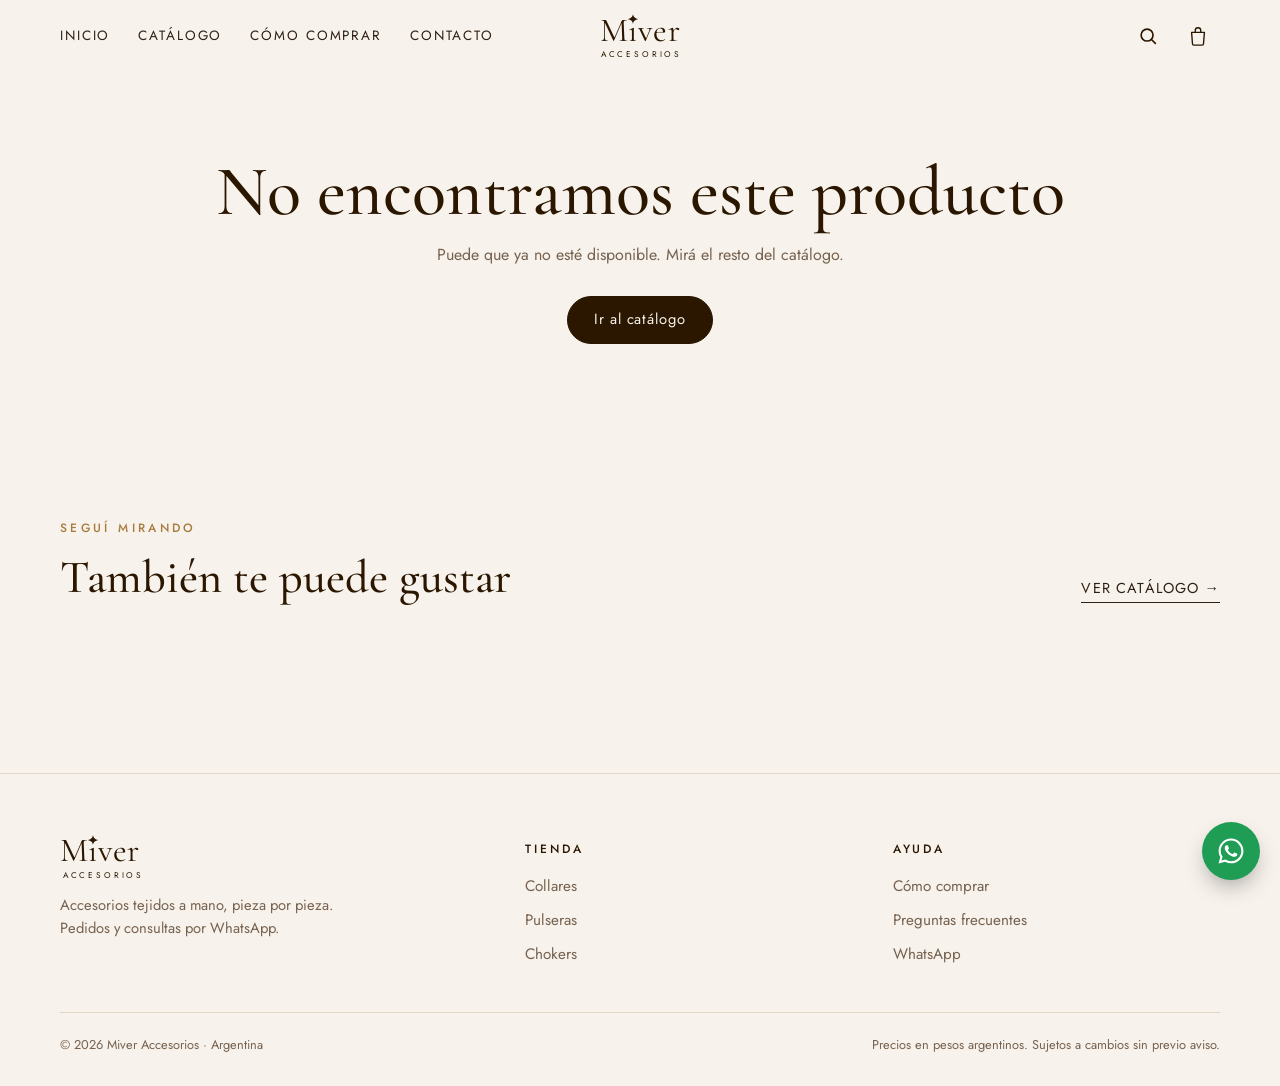
<file: producto.html>
<!doctype html>
<html lang="es-AR">
<head>
  <meta charset="utf-8">
  <meta name="viewport" content="width=device-width, initial-scale=1">
  <title>Producto · Miver Accesorios</title>
  <meta name="description" content="Accesorios tejidos a mano por Miver.">
  <meta property="og:type" content="website">
  <meta property="og:title" content="Miver Accesorios">
  <meta property="og:description" content="Collares, pulseras y chokers tejidos a mano. Pedidos por WhatsApp.">
  <meta property="og:site_name" content="Miver Accesorios">
  <meta property="og:locale" content="es_AR">
  <meta property="og:image" content="https://miver.com.ar/assets/img/compartir.jpg">
  <meta property="og:image:width" content="1200">
  <meta property="og:image:height" content="630">
  <meta property="og:image:alt" content="Collares y pulseras tejidos a mano de Miver Accesorios">
  <meta name="twitter:card" content="summary_large_image">
  <meta name="theme-color" content="#f7f2ec">
  <link rel="icon" href="favicon.svg" type="image/svg+xml">
  <link rel="preconnect" href="https://fonts.googleapis.com">
  <link rel="preconnect" href="https://fonts.gstatic.com" crossorigin>
  <link href="https://fonts.googleapis.com/css2?family=Cormorant+Garamond:ital,wght@0,400;0,500;0,600;1,400;1,500&family=Jost:wght@300;400;500;600&display=swap" rel="stylesheet">
  <link rel="stylesheet" href="css/estilos.css">
</head>
<body data-pagina="producto">

  <main id="principal">
    <div class="contenedor" id="producto"></div>

    <section class="seccion">
      <div class="contenedor">
        <div class="seccion__encabezado">
          <div>
            <span class="antetitulo">Seguí mirando</span>
            <h2>También te puede gustar</h2>
          </div>
          <a class="link-flecha" href="catalogo.html">Ver catálogo →</a>
        </div>
        <div class="grilla-productos" id="relacionados"></div>
      </div>
    </section>
  </main>

  <script src="js/config.js"></script>
  <script src="js/productos.js"></script>
  <script src="js/app.js"></script>
</body>
</html>
</file>
<file: css/estilos.css>
/* =========================================================
   MIVER · Accesorios — hoja de estilos
   Colores y tipografías en :root para cambiarlos fácil.
   ========================================================= */

:root {
  --crema: #f7f2ec;
  --crema-2: #efe6db;
  --arena: #e3d5c4;
  --linea: #e2d6c8;
  --cafe: #2b1700;
  --cafe-2: #4a2f1a;
  --texto: #2e1f14;
  --texto-suave: #76624f;
  --dorado: #a87b3d;
  --dorado-claro: #d9b77e;
  --blanco: #fffdfa;
  --verde-wa: #1f9d55;
  --rojo: #a4402f;

  --serif: "Cormorant Garamond", "Cormorant", Georgia, "Times New Roman", serif;
  --sans: "Jost", "Helvetica Neue", Arial, system-ui, sans-serif;

  --radio: 14px;
  --radio-chico: 8px;
  --sombra: 0 10px 30px -12px rgba(43, 23, 0, 0.25);
  --ancho: 1200px;
  --header-alto: 72px;
}

*,
*::before,
*::after {
  box-sizing: border-box;
}

html {
  scroll-behavior: smooth;
  -webkit-text-size-adjust: 100%;
}

body {
  margin: 0;
  background: var(--crema);
  color: var(--texto);
  font-family: var(--sans);
  font-size: 16px;
  line-height: 1.6;
  font-weight: 400;
  -webkit-font-smoothing: antialiased;
}

body.sin-scroll {
  overflow: hidden;
}

img {
  max-width: 100%;
  display: block;
}

a {
  color: inherit;
}

button,
input,
select,
textarea {
  font: inherit;
  color: inherit;
}

:focus-visible {
  outline: 2px solid var(--dorado);
  outline-offset: 3px;
}

.visualmente-oculto {
  position: absolute !important;
  width: 1px;
  height: 1px;
  overflow: hidden;
  clip: rect(0 0 0 0);
  white-space: nowrap;
}

.contenedor {
  width: 100%;
  max-width: var(--ancho);
  margin: 0 auto;
  padding: 0 20px;
}

h1,
h2,
h3 {
  font-family: var(--serif);
  font-weight: 500;
  line-height: 1.1;
  color: var(--cafe);
  margin: 0;
}

h1 {
  font-size: clamp(2.6rem, 6vw, 4.4rem);
}

h2 {
  font-size: clamp(2rem, 4vw, 2.9rem);
}

h3 {
  font-size: 1.45rem;
}

em {
  font-style: italic;
}

.antetitulo {
  display: inline-block;
  font-size: 0.75rem;
  letter-spacing: 0.28em;
  text-transform: uppercase;
  color: var(--dorado);
  font-weight: 500;
  margin-bottom: 14px;
}

/* ---------- Botones ---------- */

.btn {
  display: inline-flex;
  align-items: center;
  justify-content: center;
  gap: 10px;
  min-height: 48px;
  padding: 0 26px;
  border-radius: 999px;
  border: 1px solid var(--cafe);
  background: var(--cafe);
  color: var(--crema);
  font-size: 0.92rem;
  letter-spacing: 0.06em;
  text-decoration: none;
  cursor: pointer;
  transition: background 0.2s, color 0.2s, transform 0.15s, border-color 0.2s;
  white-space: nowrap;
}

.btn:hover {
  background: var(--cafe-2);
}

.btn:active {
  transform: scale(0.98);
}

.btn--borde {
  background: transparent;
  color: var(--cafe);
}

.btn--borde:hover {
  background: var(--cafe);
  color: var(--crema);
}

.btn--wa {
  background: var(--verde-wa);
  border-color: var(--verde-wa);
  color: #fff;
}

.btn--wa:hover {
  background: #188547;
}

.btn--bloque {
  width: 100%;
}

.btn[disabled] {
  opacity: 0.45;
  cursor: not-allowed;
}

.btn svg {
  width: 20px;
  height: 20px;
  flex: none;
}

.link-flecha {
  display: inline-flex;
  align-items: center;
  gap: 8px;
  font-size: 0.9rem;
  letter-spacing: 0.08em;
  text-transform: uppercase;
  text-decoration: none;
  border-bottom: 1px solid currentColor;
  padding-bottom: 2px;
}

/* ---------- Logo ---------- */

.logo {
  display: inline-flex;
  flex-direction: column;
  align-items: center;
  text-decoration: none;
  color: var(--cafe);
  line-height: 1;
}

.logo__nombre {
  font-family: var(--serif);
  font-weight: 400;
  font-size: 2.1rem;
  letter-spacing: 0.01em;
  position: relative;
}

.logo__i {
  position: relative;
  display: inline-block;
}

.logo__i svg {
  position: absolute;
  left: 50%;
  top: -0.02em;
  width: 0.36em;
  height: 0.36em;
  transform: translateX(-50%);
  fill: currentColor;
}

.logo__bajada {
  font-family: var(--sans);
  font-size: 0.52rem;
  letter-spacing: 0.34em;
  text-transform: uppercase;
  margin-top: 3px;
  padding-left: 0.34em;
}

/* ---------- Aviso de configuración ---------- */

.aviso-config {
  background: #fff3cd;
  color: #5c4500;
  font-size: 0.85rem;
  text-align: center;
  padding: 8px 16px;
  border-bottom: 1px solid #ecd78d;
}

.aviso-config code {
  background: rgba(0, 0, 0, 0.06);
  padding: 1px 5px;
  border-radius: 4px;
}

/* ---------- Header ---------- */

.header {
  position: sticky;
  top: 0;
  z-index: 50;
  background: rgba(247, 242, 236, 0.92);
  backdrop-filter: saturate(1.4) blur(10px);
  -webkit-backdrop-filter: saturate(1.4) blur(10px);
  border-bottom: 1px solid transparent;
  transition: border-color 0.2s;
}

.header.con-borde {
  border-bottom-color: var(--linea);
}

.header__fila {
  display: grid;
  grid-template-columns: 1fr auto 1fr;
  align-items: center;
  height: var(--header-alto);
}

.nav {
  display: flex;
  gap: 28px;
}

.nav a {
  text-decoration: none;
  font-size: 0.84rem;
  letter-spacing: 0.14em;
  text-transform: uppercase;
  color: var(--texto);
  padding: 6px 0;
  border-bottom: 1px solid transparent;
  transition: border-color 0.2s;
}

.nav a:hover,
.nav a[aria-current="page"] {
  border-bottom-color: var(--dorado);
}

.header__acciones {
  display: flex;
  justify-content: flex-end;
  align-items: center;
  gap: 6px;
}

.icono-btn {
  position: relative;
  display: inline-grid;
  place-items: center;
  width: 44px;
  height: 44px;
  border-radius: 50%;
  border: 0;
  background: transparent;
  cursor: pointer;
  color: var(--cafe);
  text-decoration: none;
  transition: background 0.2s;
}

.icono-btn:hover {
  background: var(--crema-2);
}

.icono-btn svg {
  width: 22px;
  height: 22px;
}

.contador {
  position: absolute;
  top: 4px;
  right: 2px;
  min-width: 19px;
  height: 19px;
  padding: 0 5px;
  border-radius: 999px;
  background: var(--dorado);
  color: #fff;
  font-size: 0.7rem;
  font-weight: 600;
  display: grid;
  place-items: center;
  line-height: 1;
}

.contador[hidden] {
  display: none;
}

.contador.salta {
  animation: salta 0.4s ease;
}

@keyframes salta {
  40% {
    transform: scale(1.35);
  }
}

.menu-btn {
  display: none;
}

/* Menú móvil */
.menu-movil {
  display: none;
}

@media (max-width: 860px) {
  .nav {
    display: none;
  }

  .menu-btn {
    display: inline-grid;
  }

  .header__fila {
    grid-template-columns: 44px 1fr auto;
  }

  .header .logo {
    justify-self: center;
  }

  .logo__nombre {
    font-size: 1.8rem;
  }

  .menu-movil {
    display: block;
    position: absolute;
    top: 100%;
    left: 0;
    right: 0;
    background: var(--crema);
    border-bottom: 1px solid var(--linea);
    padding: 8px 20px 20px;
    transform: translateY(-8px);
    opacity: 0;
    visibility: hidden;
    transition: opacity 0.2s, transform 0.2s, visibility 0.2s;
    z-index: 49;
  }

  .menu-movil.abierto {
    opacity: 1;
    transform: none;
    visibility: visible;
  }

  .menu-movil a {
    display: block;
    padding: 14px 0;
    border-bottom: 1px solid var(--linea);
    text-decoration: none;
    font-family: var(--serif);
    font-size: 1.5rem;
    color: var(--cafe);
  }

  .menu-movil a:last-child {
    border-bottom: 0;
  }
}

/* ---------- Hero ---------- */

.hero {
  position: relative;
  overflow: hidden;
  padding: 40px 0 70px;
}

.hero__grilla {
  display: grid;
  grid-template-columns: 1.05fr 1fr;
  gap: 56px;
  align-items: center;
}

.hero__texto p {
  font-size: 1.1rem;
  color: var(--texto-suave);
  max-width: 34ch;
  margin: 22px 0 32px;
}

.hero h1 em {
  color: var(--dorado);
}

.hero__botones {
  display: flex;
  flex-wrap: wrap;
  gap: 12px;
}

.hero__fotos {
  position: relative;
  aspect-ratio: 1 / 1.05;
}

.hero__fotos img {
  position: absolute;
  object-fit: cover;
  border-radius: var(--radio);
  box-shadow: var(--sombra);
}

.hero__foto-1 {
  width: 66%;
  height: 86%;
  top: 0;
  right: 0;
}

.hero__foto-2 {
  width: 46%;
  height: 52%;
  bottom: 0;
  left: 0;
  border: 6px solid var(--crema);
}

.hero__destello {
  position: absolute;
  width: 54px;
  height: 54px;
  left: 10%;
  top: 12%;
  color: var(--dorado-claro);
  animation: brilla 4s ease-in-out infinite;
}

@keyframes brilla {
  50% {
    transform: scale(0.75) rotate(20deg);
    opacity: 0.6;
  }
}

@media (prefers-reduced-motion: reduce) {
  .hero__destello,
  .contador.salta {
    animation: none;
  }

  html {
    scroll-behavior: auto;
  }
}

@media (max-width: 860px) {
  .hero {
    padding: 20px 0 50px;
  }

  .hero__grilla {
    grid-template-columns: 1fr;
    gap: 36px;
  }

  .hero__fotos {
    order: -1;
    aspect-ratio: 1 / 0.95;
  }
}

/* ---------- Secciones ---------- */

.seccion {
  padding: 90px 0;
}

.seccion--alt {
  background: var(--blanco);
}

.seccion__encabezado {
  display: flex;
  align-items: flex-end;
  justify-content: space-between;
  gap: 20px;
  margin-bottom: 40px;
  flex-wrap: wrap;
}

.seccion__encabezado--centro {
  flex-direction: column;
  align-items: center;
  text-align: center;
}

.seccion__encabezado p {
  margin: 10px 0 0;
  color: var(--texto-suave);
  max-width: 52ch;
}

@media (max-width: 700px) {
  .seccion {
    padding: 64px 0;
  }

  .seccion__encabezado {
    margin-bottom: 28px;
  }
}

/* ---------- Categorías ---------- */

.categorias {
  display: grid;
  grid-template-columns: repeat(4, 1fr);
  gap: 18px;
}

.categoria {
  position: relative;
  display: block;
  aspect-ratio: 3 / 4;
  border-radius: var(--radio);
  overflow: hidden;
  text-decoration: none;
  color: #fff;
  background: var(--arena);
}

.categoria img {
  width: 100%;
  height: 100%;
  object-fit: cover;
  transition: transform 0.6s ease;
}

.categoria:hover img {
  transform: scale(1.05);
}

.categoria::after {
  content: "";
  position: absolute;
  inset: 0;
  background: linear-gradient(to top, rgba(30, 16, 4, 0.65), rgba(30, 16, 4, 0) 55%);
}

.categoria__nombre {
  position: absolute;
  left: 20px;
  bottom: 18px;
  right: 20px;
  z-index: 1;
  display: flex;
  justify-content: space-between;
  align-items: flex-end;
}

.categoria__nombre strong {
  font-family: var(--serif);
  font-weight: 500;
  font-size: 1.9rem;
  line-height: 1;
}

.categoria__nombre span {
  font-size: 0.78rem;
  letter-spacing: 0.08em;
  opacity: 0.9;
}

@media (max-width: 860px) {
  .categorias {
    grid-template-columns: repeat(2, 1fr);
    gap: 12px;
  }

  .categoria__nombre {
    left: 14px;
    right: 14px;
    bottom: 12px;
  }

  .categoria__nombre {
    flex-direction: column;
    align-items: flex-start;
    gap: 2px;
  }

  .categoria__nombre strong {
    font-size: 1.5rem;
  }
}

/* ---------- Tarjetas de producto ---------- */

.grilla-productos {
  display: grid;
  grid-template-columns: repeat(4, 1fr);
  gap: 36px 22px;
}

@media (max-width: 1020px) {
  .grilla-productos {
    grid-template-columns: repeat(3, 1fr);
  }
}

@media (max-width: 700px) {
  .grilla-productos {
    grid-template-columns: repeat(2, 1fr);
    gap: 26px 12px;
  }
}

.tarjeta {
  position: relative;
  display: flex;
  flex-direction: column;
}

.tarjeta__imagen {
  position: relative;
  display: block;
  aspect-ratio: 4 / 5;
  border-radius: var(--radio);
  overflow: hidden;
  background: var(--arena);
}

.tarjeta__imagen img {
  position: absolute;
  inset: 0;
  width: 100%;
  height: 100%;
  object-fit: cover;
  transition: opacity 0.45s ease, transform 0.8s ease;
}

.tarjeta__imagen .img-alt {
  opacity: 0;
}

@media (hover: hover) {
  .tarjeta:hover .tarjeta__imagen .img-alt {
    opacity: 1;
  }

  .tarjeta:hover .tarjeta__imagen img {
    transform: scale(1.03);
  }
}

.etiquetas {
  position: absolute;
  top: 12px;
  left: 12px;
  display: flex;
  flex-direction: column;
  gap: 6px;
  z-index: 2;
}

.etiqueta {
  display: inline-block;
  padding: 4px 10px;
  border-radius: 999px;
  font-size: 0.68rem;
  font-weight: 500;
  letter-spacing: 0.12em;
  text-transform: uppercase;
  background: var(--blanco);
  color: var(--cafe);
}

.etiqueta--nuevo {
  background: var(--cafe);
  color: var(--crema);
}

.etiqueta--agotado {
  background: #ddd3c8;
  color: #6b5a4b;
}

.etiqueta--pedido {
  background: var(--dorado-claro);
  color: var(--cafe);
}

.etiqueta--oferta {
  background: var(--rojo);
  color: #fff;
}

.tarjeta__agregar {
  position: absolute;
  right: 12px;
  bottom: 12px;
  z-index: 2;
  width: 44px;
  height: 44px;
  border-radius: 50%;
  border: 0;
  background: var(--blanco);
  color: var(--cafe);
  display: grid;
  place-items: center;
  cursor: pointer;
  box-shadow: 0 4px 14px -4px rgba(43, 23, 0, 0.35);
  transition: background 0.2s, color 0.2s, transform 0.15s;
}

.tarjeta__agregar:hover {
  background: var(--cafe);
  color: var(--crema);
}

.tarjeta__agregar:active {
  transform: scale(0.92);
}

.tarjeta__agregar svg {
  width: 20px;
  height: 20px;
}

.tarjeta__info {
  padding: 14px 2px 0;
}

.tarjeta__categoria {
  font-size: 0.7rem;
  letter-spacing: 0.2em;
  text-transform: uppercase;
  color: var(--texto-suave);
}

.tarjeta__nombre {
  font-family: var(--serif);
  font-size: 1.4rem;
  font-weight: 500;
  line-height: 1.15;
  margin: 2px 0 4px;
}

.tarjeta__nombre a {
  text-decoration: none;
}

.tarjeta__nombre a::after {
  /* toda la tarjeta clickeable, salvo el botón agregar que está por encima */
  content: "";
  position: absolute;
  inset: 0;
  z-index: 1;
}

.precio {
  font-weight: 500;
  color: var(--cafe-2);
  letter-spacing: 0.02em;
}

.precio s {
  color: var(--texto-suave);
  font-weight: 400;
  margin-left: 6px;
  font-size: 0.9em;
}

@media (max-width: 700px) {
  .tarjeta__nombre {
    font-size: 1.2rem;
  }

  .tarjeta__agregar {
    width: 40px;
    height: 40px;
    right: 8px;
    bottom: 8px;
  }
}

/* ---------- Sobre la marca ---------- */

.marca {
  display: grid;
  grid-template-columns: 0.8fr 1fr;
  gap: 70px;
  align-items: center;
}

.marca__imagen {
  border-radius: var(--radio);
  overflow: hidden;
  aspect-ratio: 4 / 5;
  box-shadow: var(--sombra);
}

.marca__imagen img {
  width: 100%;
  height: 100%;
  object-fit: cover;
}

.marca__texto p {
  color: var(--texto-suave);
  font-size: 1.05rem;
  max-width: 50ch;
}

.marca__texto h2 {
  margin-bottom: 18px;
}

.marca__firma {
  font-family: var(--serif);
  font-style: italic;
  font-size: 1.5rem;
  color: var(--cafe);
  margin-top: 26px;
}

@media (max-width: 860px) {
  .marca {
    grid-template-columns: 1fr;
    gap: 36px;
  }

  .marca__imagen {
    max-width: 420px;
    aspect-ratio: 1 / 1;
  }
}

/* ---------- Lookbook ---------- */

.lookbook {
  display: grid;
  grid-template-columns: repeat(4, 1fr);
  grid-auto-rows: 210px;
  gap: 14px;
}

.lookbook figure {
  margin: 0;
  border-radius: var(--radio);
  overflow: hidden;
  background: var(--arena);
}

.lookbook img {
  width: 100%;
  height: 100%;
  object-fit: cover;
}

.lookbook .alto {
  grid-row: span 2;
}

.lookbook .ancho {
  grid-column: span 2;
}

@media (max-width: 700px) {
  .lookbook {
    grid-template-columns: repeat(2, 1fr);
    grid-auto-rows: 160px;
    gap: 10px;
  }
}

/* ---------- Cómo comprar ---------- */

.pasos {
  display: grid;
  grid-template-columns: repeat(3, 1fr);
  gap: 22px;
  list-style: none;
  padding: 0;
  margin: 0;
  counter-reset: paso;
}

.paso {
  position: relative;
  background: var(--blanco);
  border: 1px solid var(--linea);
  border-radius: var(--radio);
  padding: 30px 28px;
}

.seccion--alt .paso {
  background: var(--crema);
}

.paso::before {
  counter-increment: paso;
  content: counter(paso, decimal-leading-zero);
  font-family: var(--serif);
  font-size: 3rem;
  line-height: 1;
  color: var(--dorado-claro);
  display: block;
  margin-bottom: 14px;
}

.paso h3 {
  margin-bottom: 8px;
}

.paso p {
  margin: 0;
  color: var(--texto-suave);
}

@media (max-width: 860px) {
  .pasos {
    grid-template-columns: 1fr;
  }
}

/* ---------- Preguntas frecuentes ---------- */

.faq {
  max-width: 780px;
  margin: 0 auto;
}

.faq details {
  border-bottom: 1px solid var(--linea);
}

.faq summary {
  list-style: none;
  cursor: pointer;
  padding: 22px 40px 22px 0;
  position: relative;
  font-family: var(--serif);
  font-size: 1.35rem;
  color: var(--cafe);
}

.faq summary::-webkit-details-marker {
  display: none;
}

.faq summary::after {
  content: "+";
  position: absolute;
  right: 6px;
  top: 50%;
  transform: translateY(-50%);
  font-family: var(--sans);
  font-weight: 300;
  font-size: 1.6rem;
  color: var(--dorado);
  transition: transform 0.2s;
}

.faq details[open] summary::after {
  transform: translateY(-50%) rotate(45deg);
}

.faq details p {
  margin: -6px 0 22px;
  color: var(--texto-suave);
  max-width: 62ch;
}

/* ---------- Bloque de contacto ---------- */

.contacto {
  text-align: center;
  background: var(--cafe);
  color: var(--crema);
  border-radius: calc(var(--radio) * 1.5);
  padding: 70px 24px;
  position: relative;
  overflow: hidden;
}

.contacto h2 {
  color: var(--crema);
}

.contacto p {
  color: #d9c8b4;
  max-width: 46ch;
  margin: 14px auto 30px;
}

.contacto .btn--borde {
  border-color: var(--crema);
  color: var(--crema);
}

.contacto .btn--borde:hover {
  background: var(--crema);
  color: var(--cafe);
}

.contacto__botones {
  display: flex;
  gap: 12px;
  justify-content: center;
  flex-wrap: wrap;
}

.contacto__destello {
  position: absolute;
  color: var(--dorado);
  opacity: 0.35;
}

/* ---------- Footer ---------- */

.footer {
  padding: 60px 0 30px;
  border-top: 1px solid var(--linea);
  margin-top: 40px;
}

main > :last-child:not(.seccion) {
  margin-bottom: 70px;
}

.footer__fila {
  display: grid;
  grid-template-columns: 1.3fr 1fr 1fr;
  gap: 40px;
}

.footer .logo {
  align-items: flex-start;
}

.footer p {
  color: var(--texto-suave);
  font-size: 0.92rem;
  max-width: 34ch;
}

.footer h4 {
  font-size: 0.75rem;
  letter-spacing: 0.24em;
  text-transform: uppercase;
  margin: 6px 0 14px;
  font-weight: 500;
  color: var(--cafe);
}

.footer ul {
  list-style: none;
  padding: 0;
  margin: 0;
  display: grid;
  gap: 8px;
}

.footer ul a {
  text-decoration: none;
  color: var(--texto-suave);
  font-size: 0.95rem;
}

.footer ul a:hover {
  color: var(--cafe);
}

.footer__legal {
  margin-top: 46px;
  padding-top: 22px;
  border-top: 1px solid var(--linea);
  font-size: 0.8rem;
  color: var(--texto-suave);
  display: flex;
  justify-content: space-between;
  gap: 12px;
  flex-wrap: wrap;
}

@media (max-width: 700px) {
  .footer__fila {
    grid-template-columns: 1fr 1fr;
  }

  .footer__fila > :first-child {
    grid-column: 1 / -1;
  }
}

/* ---------- WhatsApp flotante ---------- */

.wa-flotante {
  position: fixed;
  right: 20px;
  bottom: 20px;
  z-index: 40;
  width: 58px;
  height: 58px;
  border-radius: 50%;
  background: var(--verde-wa);
  color: #fff;
  display: grid;
  place-items: center;
  box-shadow: 0 10px 24px -8px rgba(0, 0, 0, 0.45);
  transition: transform 0.2s;
}

.wa-flotante:hover {
  transform: scale(1.06);
}

.wa-flotante svg {
  width: 30px;
  height: 30px;
}

/* ---------- Panel del pedido (carrito) ---------- */

.velo {
  position: fixed;
  inset: 0;
  background: rgba(30, 18, 8, 0.45);
  z-index: 90;
  opacity: 0;
  visibility: hidden;
  transition: opacity 0.25s, visibility 0.25s;
}

.velo.visible {
  opacity: 1;
  visibility: visible;
}

.pedido {
  position: fixed;
  top: 0;
  right: 0;
  bottom: 0;
  z-index: 100;
  width: min(440px, 100%);
  background: var(--crema);
  display: flex;
  flex-direction: column;
  transform: translateX(100%);
  transition: transform 0.3s cubic-bezier(0.2, 0.8, 0.2, 1);
  box-shadow: -20px 0 40px -20px rgba(0, 0, 0, 0.3);
  visibility: hidden;
}

.pedido.abierto {
  transform: none;
  visibility: visible;
}

.pedido__cabecera {
  display: flex;
  align-items: center;
  justify-content: space-between;
  padding: 18px 20px;
  border-bottom: 1px solid var(--linea);
}

.pedido__cabecera h2 {
  font-size: 1.8rem;
}

.pedido__cuerpo {
  flex: 1;
  overflow-y: auto;
  padding: 8px 20px 20px;
}

.pedido__vacio {
  text-align: center;
  padding: 60px 10px;
  color: var(--texto-suave);
}

.pedido__vacio svg {
  width: 48px;
  height: 48px;
  color: var(--dorado-claro);
  margin: 0 auto 14px;
}

.pedido__vacio p {
  margin: 0 0 22px;
}

.item {
  display: grid;
  grid-template-columns: 76px 1fr auto;
  gap: 14px;
  padding: 16px 0;
  border-bottom: 1px solid var(--linea);
  align-items: start;
}

.item img {
  width: 76px;
  height: 92px;
  object-fit: cover;
  border-radius: var(--radio-chico);
  background: var(--arena);
}

.item__nombre {
  font-family: var(--serif);
  font-size: 1.2rem;
  line-height: 1.15;
  color: var(--cafe);
  text-decoration: none;
}

.item__precio {
  font-size: 0.88rem;
  color: var(--texto-suave);
}

.item__quitar {
  border: 0;
  background: none;
  color: var(--texto-suave);
  font-size: 0.78rem;
  text-decoration: underline;
  cursor: pointer;
  padding: 4px 0;
}

.item__subtotal {
  font-weight: 500;
  font-size: 0.95rem;
  text-align: right;
}

.cantidad {
  display: inline-flex;
  align-items: center;
  border: 1px solid var(--linea);
  border-radius: 999px;
  margin-top: 8px;
  background: var(--blanco);
}

.cantidad button {
  width: 32px;
  height: 32px;
  border: 0;
  background: none;
  cursor: pointer;
  font-size: 1.1rem;
  color: var(--cafe);
  border-radius: 50%;
}

.cantidad button:hover {
  background: var(--crema-2);
}

.cantidad span,
.cantidad input {
  min-width: 26px;
  text-align: center;
  font-size: 0.9rem;
}

.cantidad--grande button {
  width: 44px;
  height: 44px;
}

.cantidad--grande span {
  min-width: 34px;
  font-size: 1rem;
}

.pedido__datos {
  margin-top: 20px;
  display: grid;
  gap: 14px;
}

.campo label {
  display: block;
  font-size: 0.75rem;
  letter-spacing: 0.14em;
  text-transform: uppercase;
  color: var(--texto-suave);
  margin-bottom: 6px;
}

.campo input,
.campo select,
.campo textarea {
  width: 100%;
  border: 1px solid var(--linea);
  background: var(--blanco);
  border-radius: var(--radio-chico);
  padding: 11px 12px;
  font-size: 0.95rem;
}

.campo textarea {
  resize: vertical;
  min-height: 70px;
}

.campo input:focus,
.campo select:focus,
.campo textarea:focus {
  outline: none;
  border-color: var(--dorado);
  box-shadow: 0 0 0 3px rgba(168, 123, 61, 0.18);
}

.pedido__pie {
  border-top: 1px solid var(--linea);
  padding: 18px 20px 22px;
  background: var(--blanco);
}

.pedido__total {
  display: flex;
  justify-content: space-between;
  align-items: baseline;
  margin-bottom: 6px;
}

.pedido__total span {
  font-size: 0.8rem;
  letter-spacing: 0.16em;
  text-transform: uppercase;
}

.pedido__total strong {
  font-family: var(--serif);
  font-size: 1.9rem;
  font-weight: 500;
  color: var(--cafe);
}

.pedido__nota {
  font-size: 0.8rem;
  color: var(--texto-suave);
  margin: 0 0 14px;
}

.pedido__vaciar {
  display: block;
  margin: 12px auto 0;
  border: 0;
  background: none;
  font-size: 0.8rem;
  color: var(--texto-suave);
  text-decoration: underline;
  cursor: pointer;
}

/* ---------- Toast ---------- */

.toast {
  position: fixed;
  left: 50%;
  bottom: 26px;
  z-index: 120;
  transform: translate(-50%, 20px);
  background: var(--cafe);
  color: var(--crema);
  padding: 12px 18px 12px 14px;
  border-radius: 999px;
  display: flex;
  align-items: center;
  gap: 12px;
  font-size: 0.9rem;
  box-shadow: var(--sombra);
  opacity: 0;
  visibility: hidden;
  transition: opacity 0.25s, transform 0.25s, visibility 0.25s;
  max-width: calc(100% - 32px);
}

.toast.visible {
  opacity: 1;
  visibility: visible;
  transform: translate(-50%, 0);
}

.toast img {
  width: 34px;
  height: 34px;
  border-radius: 50%;
  object-fit: cover;
}

.toast button {
  border: 0;
  background: none;
  color: var(--dorado-claro);
  text-decoration: underline;
  cursor: pointer;
  font-size: 0.85rem;
  padding: 0;
  white-space: nowrap;
}

/* ---------- Página catálogo ---------- */

.cabecera-pagina {
  padding: 50px 0 34px;
  text-align: center;
}

.cabecera-pagina p {
  color: var(--texto-suave);
  margin: 12px auto 0;
  max-width: 50ch;
}

.filtros {
  position: sticky;
  top: var(--header-alto);
  z-index: 20;
  background: var(--crema);
  padding: 14px 0;
  border-bottom: 1px solid var(--linea);
  margin-bottom: 34px;
}

.filtros__fila {
  display: flex;
  gap: 16px;
  align-items: center;
  justify-content: space-between;
  flex-wrap: wrap;
}

.chips {
  min-width: 0;
  max-width: 100%;
  display: flex;
  gap: 8px;
  overflow-x: auto;
  scrollbar-width: none;
  padding: 2px;
  margin: -2px;
}

.chips::-webkit-scrollbar {
  display: none;
}

.chip {
  flex: none;
  border: 1px solid var(--linea);
  background: var(--blanco);
  border-radius: 999px;
  padding: 8px 16px;
  font-size: 0.85rem;
  cursor: pointer;
  transition: background 0.2s, color 0.2s, border-color 0.2s;
}

.chip:hover {
  border-color: var(--cafe-2);
}

.chip[aria-pressed="true"] {
  background: var(--cafe);
  border-color: var(--cafe);
  color: var(--crema);
}

.chip small {
  opacity: 0.6;
  margin-left: 4px;
}

.filtros__derecha {
  display: flex;
  gap: 10px;
  align-items: center;
}

.buscador {
  position: relative;
}

.buscador svg {
  position: absolute;
  left: 12px;
  top: 50%;
  transform: translateY(-50%);
  width: 18px;
  height: 18px;
  color: var(--texto-suave);
  pointer-events: none;
}

.buscador input,
.orden select {
  height: 40px;
  border: 1px solid var(--linea);
  background: var(--blanco);
  border-radius: 999px;
  font-size: 0.88rem;
}

.buscador input {
  padding: 0 14px 0 36px;
  width: 200px;
}

.orden select {
  padding: 0 34px 0 14px;
  appearance: none;
  background-image: url("data:image/svg+xml,%3Csvg xmlns='http://www.w3.org/2000/svg' viewBox='0 0 24 24' fill='none' stroke='%2376624f' stroke-width='2'%3E%3Cpath d='m6 9 6 6 6-6'/%3E%3C/svg%3E");
  background-repeat: no-repeat;
  background-position: right 12px center;
  background-size: 16px;
  cursor: pointer;
}

.buscador input:focus,
.orden select:focus {
  outline: none;
  border-color: var(--dorado);
}

.resultado-info {
  font-size: 0.85rem;
  color: var(--texto-suave);
  margin: -14px 0 22px;
}

.sin-resultados {
  text-align: center;
  padding: 60px 20px;
  color: var(--texto-suave);
}

.sin-resultados h3 {
  margin-bottom: 8px;
}

@media (max-width: 700px) {
  .filtros__fila {
    flex-direction: column;
    align-items: stretch;
    gap: 10px;
  }

  .filtros__derecha {
    width: 100%;
  }

  .filtros__fila > * {
    min-width: 0;
  }

  .buscador {
    flex: 1;
  }

  .buscador input {
    width: 100%;
  }

  .cabecera-pagina {
    padding: 34px 0 24px;
  }
}

/* ---------- Página de producto ---------- */

.migas {
  font-size: 0.8rem;
  color: var(--texto-suave);
  padding: 22px 0;
  display: flex;
  gap: 8px;
  flex-wrap: wrap;
}

.migas a {
  text-decoration: none;
}

.migas a:hover {
  text-decoration: underline;
}

.producto {
  display: grid;
  grid-template-columns: 1.1fr 1fr;
  gap: 60px;
  align-items: start;
}

.galeria {
  display: grid;
  grid-template-columns: 84px minmax(0, 1fr);
  gap: 14px;
  position: sticky;
  top: calc(var(--header-alto) + 16px);
}

.galeria--una {
  grid-template-columns: minmax(0, 1fr);
}

.galeria__miniaturas {
  display: flex;
  flex-direction: column;
  gap: 10px;
}

.galeria__miniaturas button {
  padding: 0;
  border: 1px solid transparent;
  border-radius: var(--radio-chico);
  overflow: hidden;
  cursor: pointer;
  aspect-ratio: 4 / 5;
  background: var(--arena);
  opacity: 0.6;
  transition: opacity 0.2s, border-color 0.2s;
}

.galeria__miniaturas button[aria-current="true"] {
  opacity: 1;
  border-color: var(--cafe);
}

.galeria__miniaturas img {
  width: 100%;
  height: 100%;
  object-fit: cover;
}

.galeria__principal {
  position: relative;
  aspect-ratio: 4 / 5;
  border-radius: var(--radio);
  overflow: hidden;
  background: var(--arena);
  cursor: zoom-in;
  border: 0;
  padding: 0;
  width: 100%;
}

.galeria__principal img {
  width: 100%;
  height: 100%;
  object-fit: cover;
}

.galeria__flecha {
  position: absolute;
  top: 50%;
  transform: translateY(-50%);
  width: 42px;
  height: 42px;
  border-radius: 50%;
  border: 0;
  background: rgba(255, 253, 250, 0.9);
  color: var(--cafe);
  display: grid;
  place-items: center;
  cursor: pointer;
  z-index: 2;
}

.galeria__flecha svg {
  width: 20px;
  height: 20px;
}

.galeria__flecha--izq {
  left: 12px;
}

.galeria__flecha--der {
  right: 12px;
}

.galeria__puntos {
  display: none;
}

.producto__info h1 {
  font-size: clamp(2.4rem, 4.5vw, 3.4rem);
  margin: 4px 0 12px;
}

.producto__precio {
  font-size: 1.5rem;
  font-weight: 500;
  color: var(--cafe-2);
}

.producto__nota-precio {
  margin: 4px 0 0;
  font-size: 0.85rem;
  color: var(--texto-suave);
}

.producto__estado {
  display: inline-flex;
  align-items: center;
  gap: 8px;
  font-size: 0.85rem;
  color: var(--texto-suave);
  margin: 10px 0 0;
}

.producto__estado::before {
  content: "";
  width: 8px;
  height: 8px;
  border-radius: 50%;
  background: var(--verde-wa);
}

.producto__estado--a-pedido::before {
  background: var(--dorado);
}

.producto__estado--agotado::before {
  background: var(--rojo);
}

.producto__descripcion {
  color: var(--texto-suave);
  font-size: 1.05rem;
  margin: 24px 0;
}

.producto__detalles {
  list-style: none;
  padding: 0;
  margin: 0 0 30px;
  display: grid;
  gap: 8px;
}

.producto__detalles li {
  display: flex;
  gap: 10px;
  align-items: center;
  font-size: 0.95rem;
}

.producto__detalles svg {
  width: 14px;
  height: 14px;
  color: var(--dorado);
  flex: none;
}

.producto__compra {
  display: flex;
  gap: 12px;
  align-items: center;
  margin-bottom: 12px;
}

.producto__compra .btn {
  flex: 1;
}

.producto__ayuda {
  margin-top: 26px;
  padding: 18px 20px;
  border: 1px solid var(--linea);
  border-radius: var(--radio);
  background: var(--blanco);
  font-size: 0.9rem;
  color: var(--texto-suave);
}

.producto__ayuda strong {
  color: var(--cafe);
  font-weight: 500;
}

.producto__ayuda p {
  margin: 0;
}

.producto__ayuda p + p {
  margin-top: 6px;
}

.no-encontrado {
  text-align: center;
  padding: 80px 20px;
}

.no-encontrado p {
  color: var(--texto-suave);
  margin: 12px 0 28px;
}

@media (max-width: 860px) {
  .producto {
    grid-template-columns: minmax(0, 1fr);
    gap: 30px;
  }

  .galeria {
    position: static;
    grid-template-columns: minmax(0, 1fr);
    margin: 0 -20px;
  }

  .galeria__miniaturas {
    display: none;
  }

  .galeria__principal {
    border-radius: 0;
  }

  .galeria__puntos {
    display: flex;
    justify-content: center;
    gap: 8px;
    margin-top: 12px;
  }

  .galeria__puntos button {
    width: 8px;
    height: 8px;
    padding: 0;
    border-radius: 50%;
    border: 0;
    background: var(--arena);
    cursor: pointer;
  }

  .galeria__puntos button[aria-current="true"] {
    background: var(--cafe);
  }

  .migas {
    padding: 14px 0;
  }
}

/* ---------- Visor de foto (lightbox) ---------- */

.visor {
  position: fixed;
  inset: 0;
  z-index: 130;
  background: rgba(20, 12, 5, 0.94);
  display: none;
  align-items: center;
  justify-content: center;
  padding: 20px;
}

.visor.abierto {
  display: flex;
}

.visor img {
  max-width: 100%;
  max-height: 100%;
  object-fit: contain;
  border-radius: var(--radio-chico);
}

.visor__cerrar {
  position: absolute;
  top: 16px;
  right: 16px;
  color: #fff;
}

.visor__cerrar:hover {
  background: rgba(255, 255, 255, 0.12);
}

.visor .galeria__flecha {
  background: rgba(255, 255, 255, 0.15);
  color: #fff;
}

/* ---------- Animación de aparición ---------- */

.aparece {
  opacity: 0;
  transform: translateY(18px);
  transition: opacity 0.7s ease, transform 0.7s ease;
}

.aparece.visible {
  opacity: 1;
  transform: none;
}

@media (prefers-reduced-motion: reduce) {
  .aparece {
    opacity: 1;
    transform: none;
    transition: none;
  }
}

/* Pantallas muy angostas (ej. iPhone SE) */
@media (max-width: 400px) {
  .producto__compra .btn {
    min-width: 0;
    padding: 0 14px;
    white-space: normal;
    line-height: 1.2;
  }

  .cantidad--grande button {
    width: 38px;
  }

  .hero__botones .btn {
    flex: 1;
    padding: 0 16px;
  }
}
</file>
